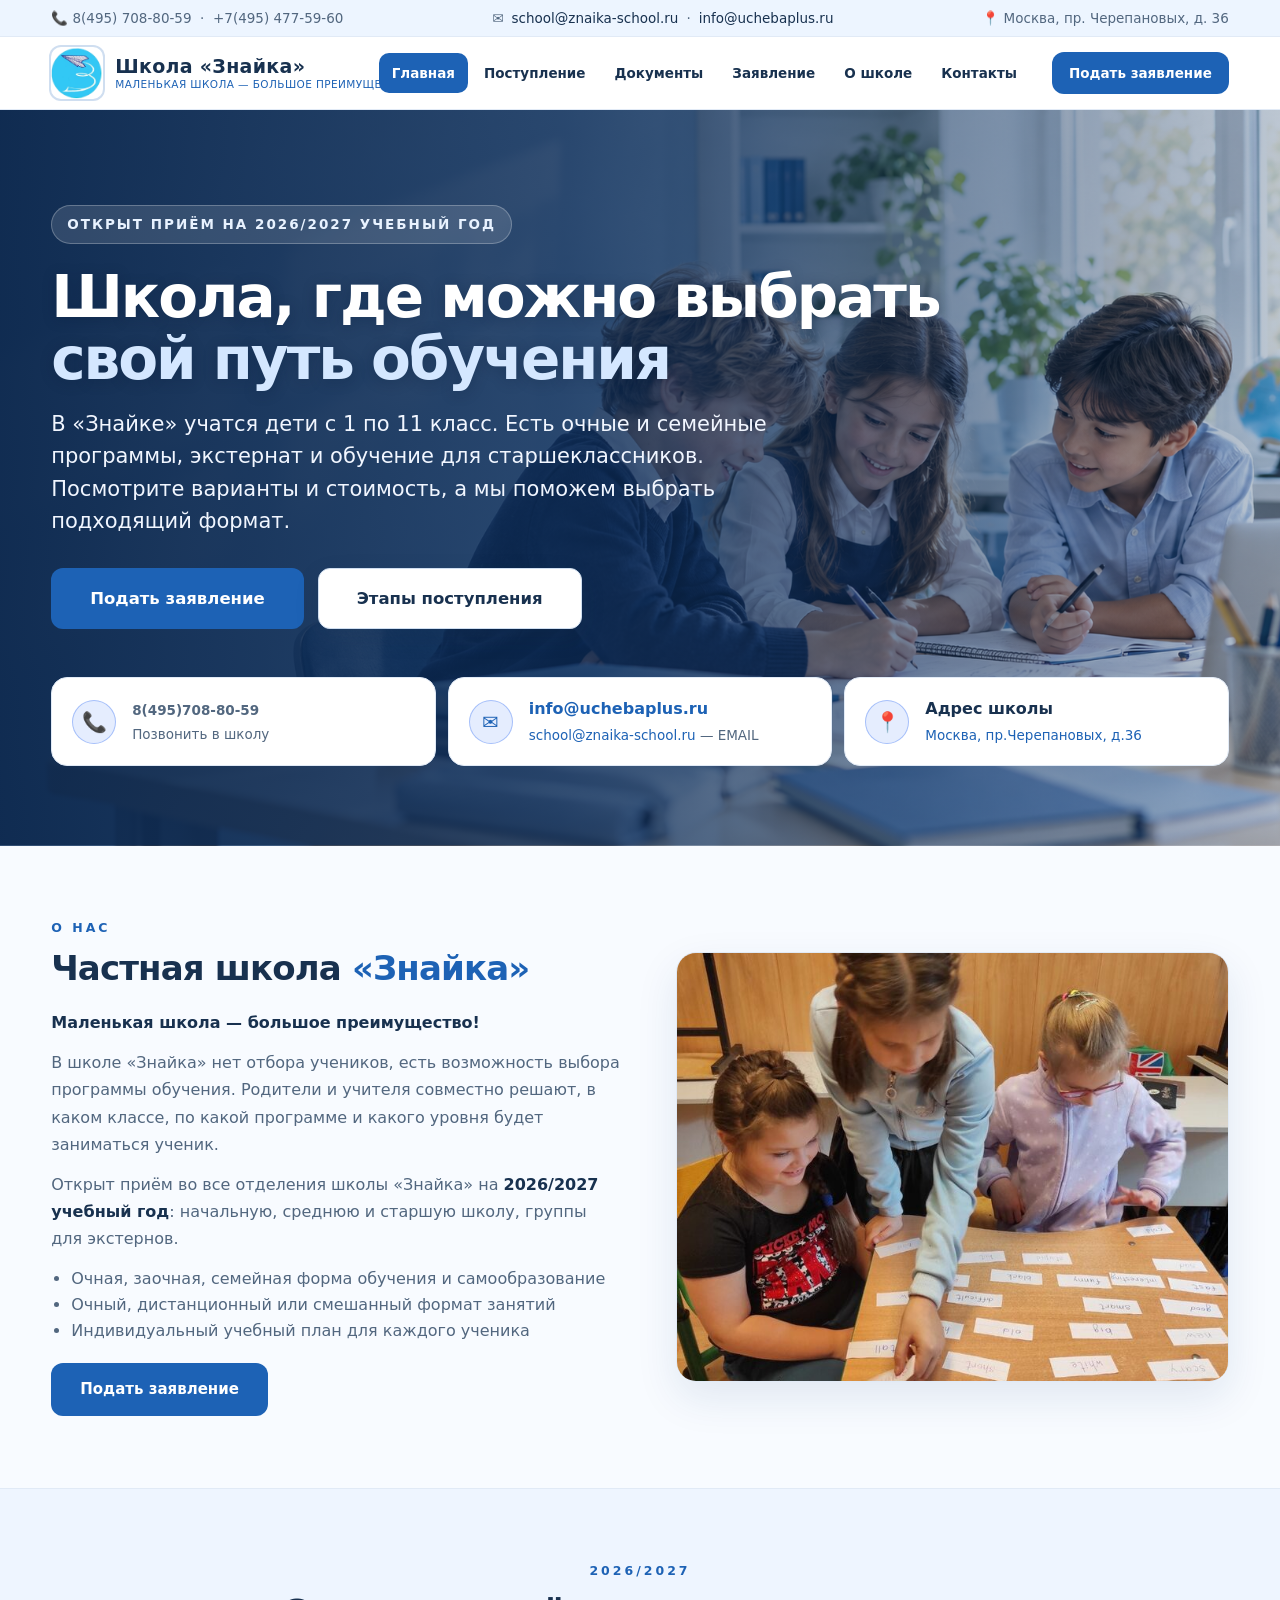
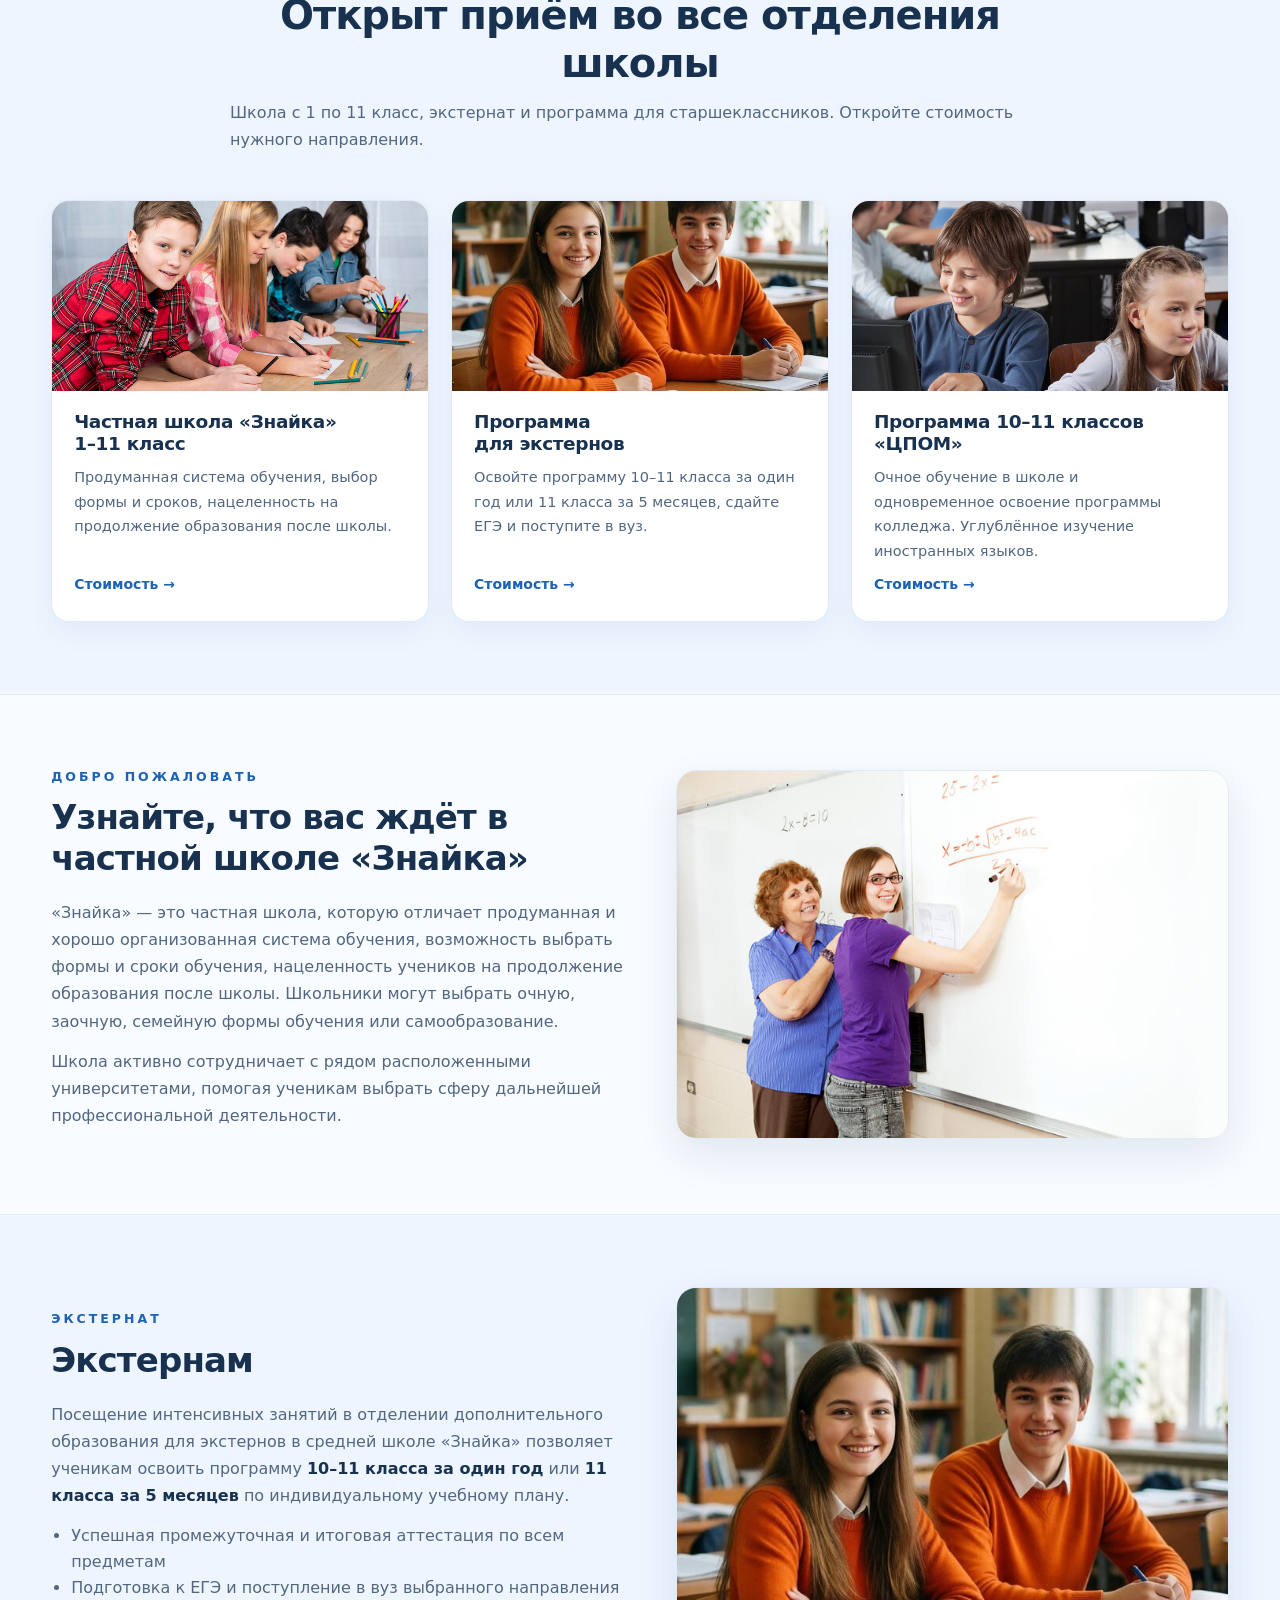
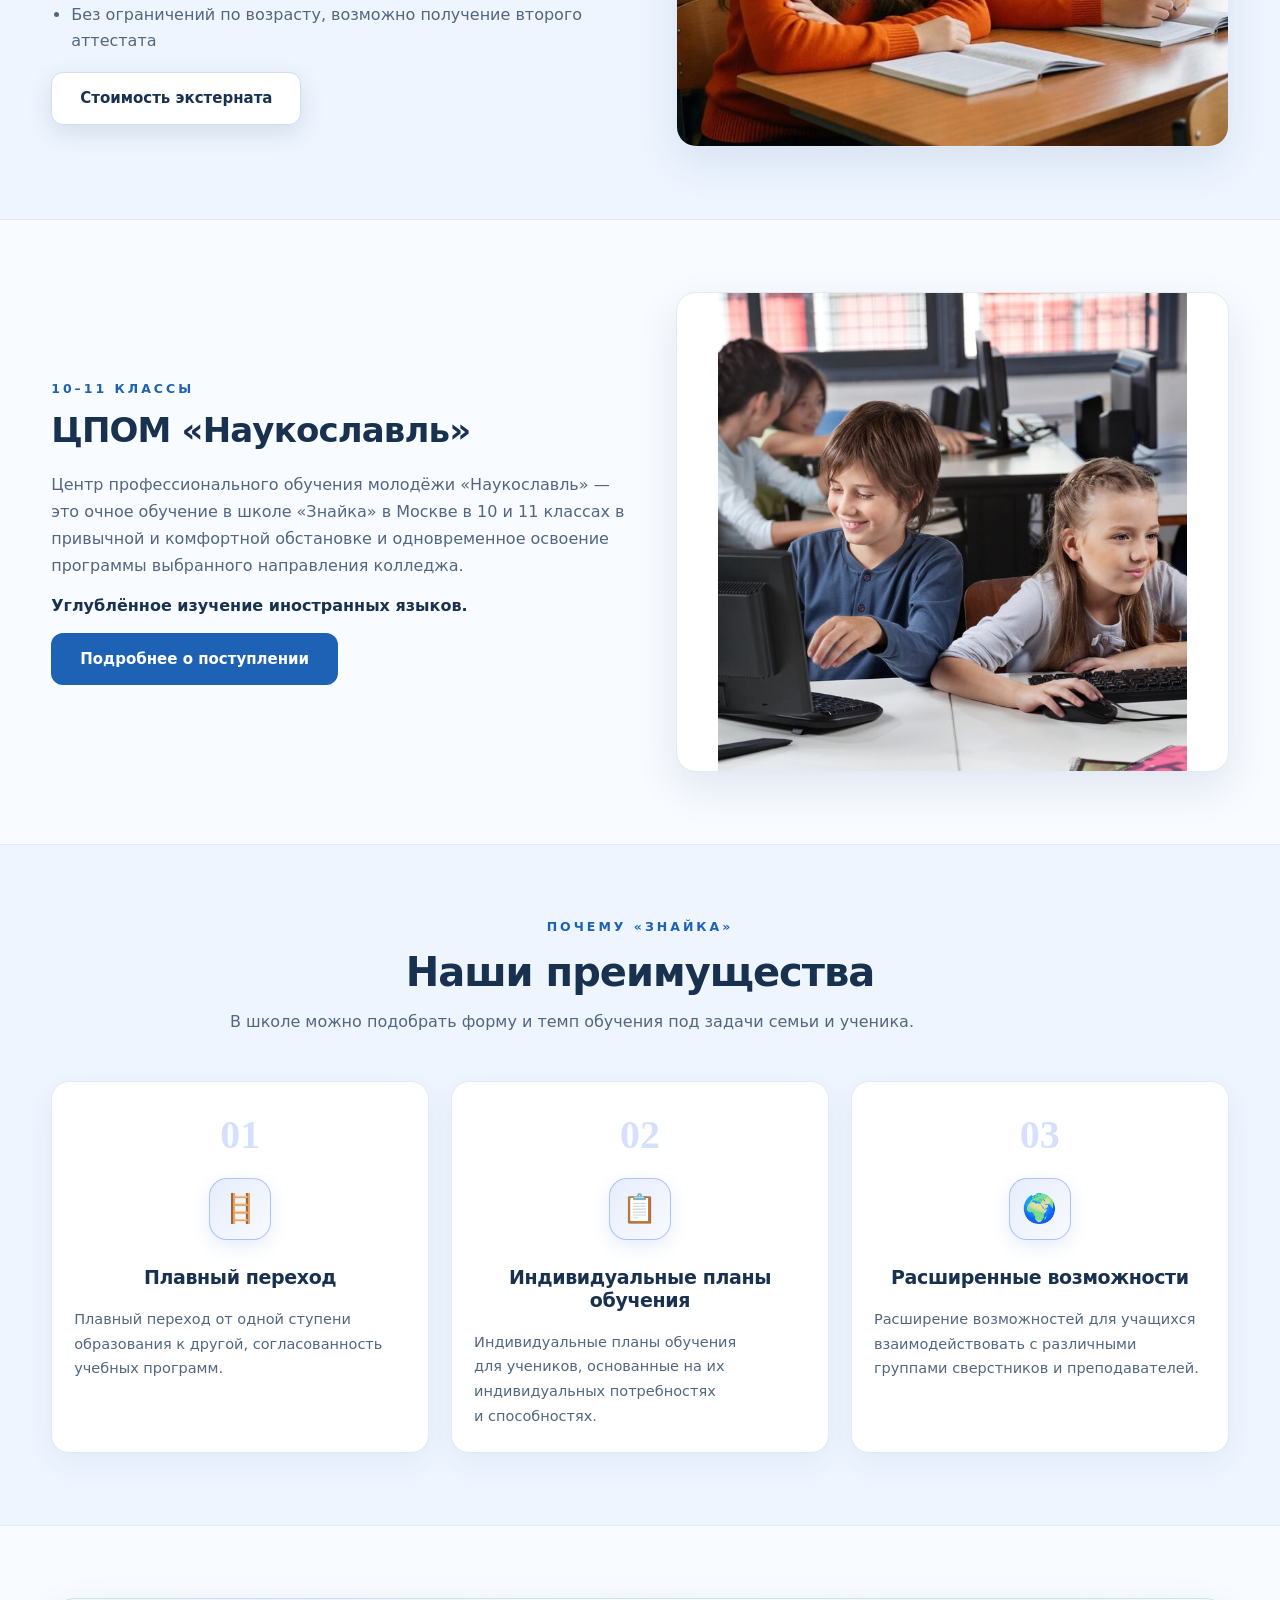
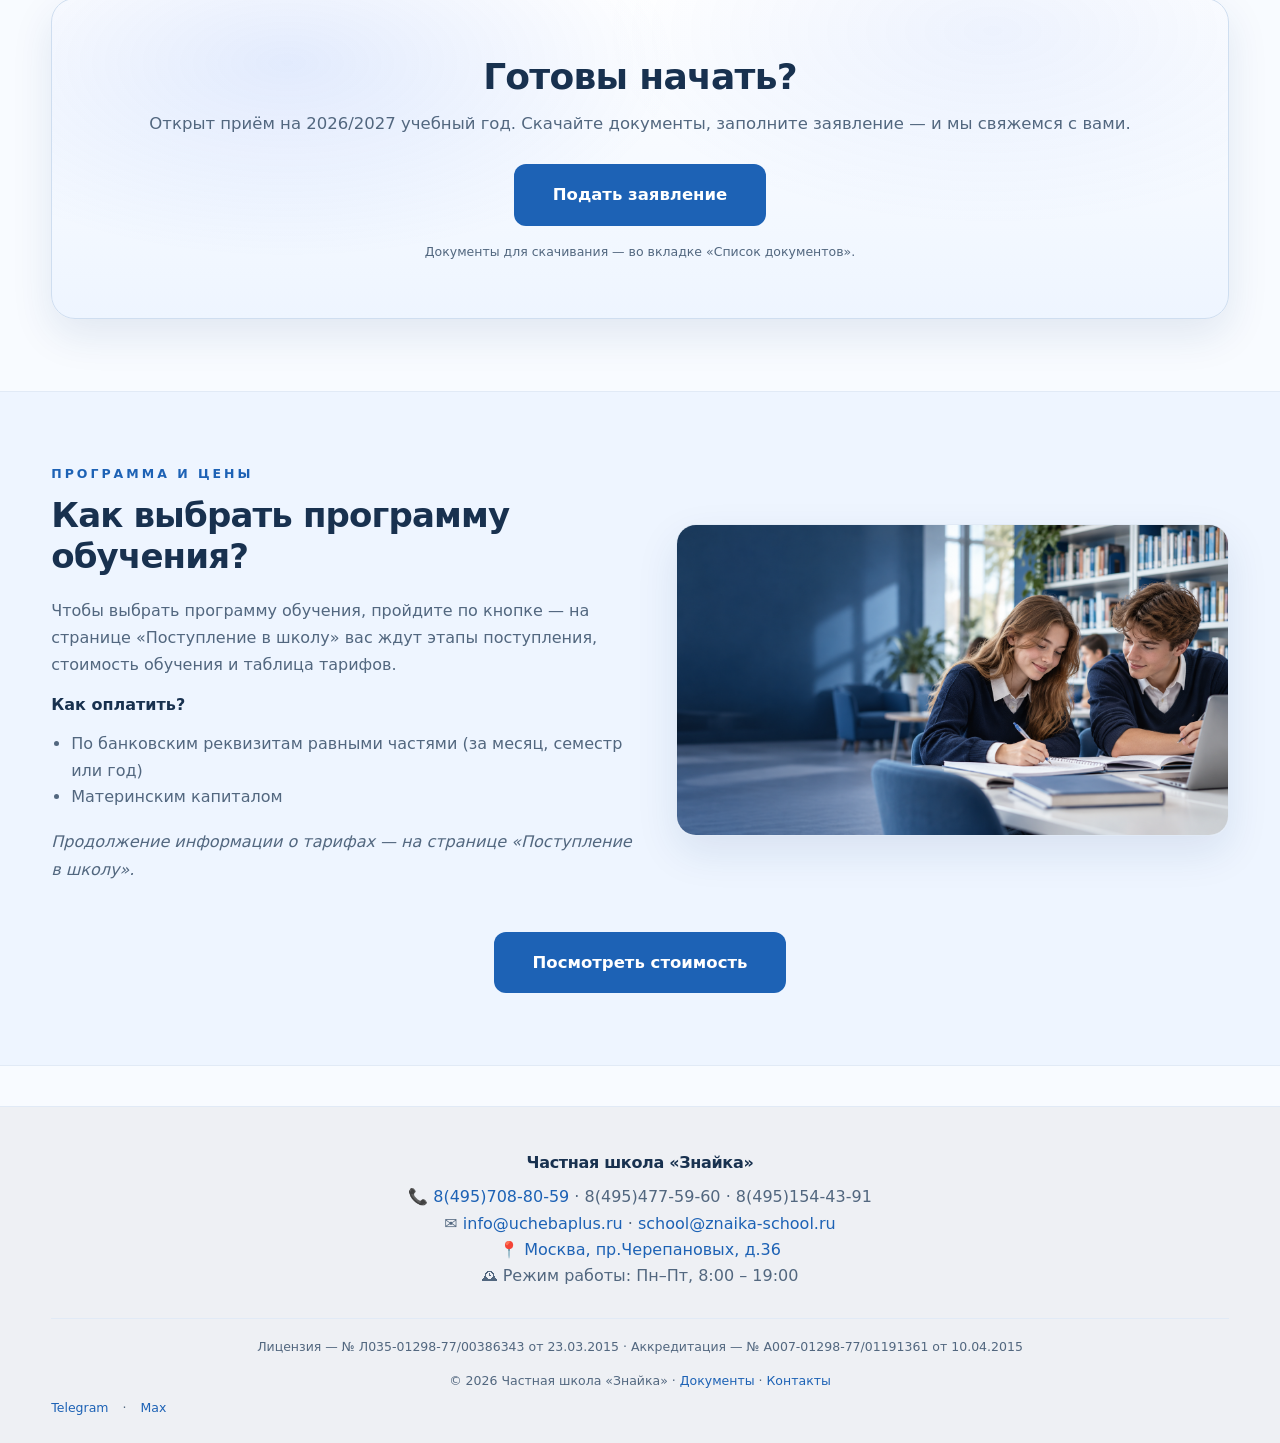
<file: index.html>
<!DOCTYPE HTML PUBLIC "-//W3C//DTD HTML 4.01//EN" "http://www.w3.org/TR/html4/strict.dtd">
<html lang="ru">
<head>
  <meta http-equiv="content-type" content="text/html; charset=utf-8">
  <meta name="viewport" content="width=device-width, initial-scale=1.0">
  <title>Главная — Частная школа «Знайка» | Поступление в школу</title>
  <link rel="stylesheet" href="css/jquery-ui.min.css">
  <link rel="stylesheet" href="css/style.css?v=20261021">
</head>
<body class="refresh page-home">

  <!-- ======= Верхняя панель ======= -->
  <div class="topbar">
    <div class="wrap">
      <span class="tb-item">📞 8(495) 708-80-59 &nbsp;·&nbsp; +7(495) 477-59-60</span>
      <span class="tb-item">✉ <a href="mailto:school@znaika-school.ru">school@znaika-school.ru</a> · <a href="mailto:info@uchebaplus.ru">info@uchebaplus.ru</a></span>
      <span class="tb-item">📍 Москва, пр. Черепановых, д. 36</span>
    </div>
  </div>

  <!-- ======= Шапка ======= -->
  <header class="site-header" id="siteHeader">
    <div class="wrap header-main">
      <a class="logo" href="index.html" title="На главную">
        <img src="img/01__.png" alt="Логотип Школы «Знайка»">
        <span class="logo-text">Школа «Знайка»<small>Маленькая школа — большое преимущество</small></span>
      </a>
      <nav class="main-nav" id="mainNav">
        <ul class="nav-list">
          <li class="active"><a href="index.html">Главная</a></li>
          <li><a href="postuplenie.html">Поступление</a></li>
          <li><a href="dokumenty.html">Документы</a></li>
          <li><a href="zayavlenie.html">Заявление</a></li>
          <li><a href="o-shkole.html">О школе</a></li>
          <li><a href="kontakty.html">Контакты</a></li>
        </ul>
      </nav>
      <div class="header-cta">
        <a href="zayavlenie.html" class="btn btn-accent btn-sm">Подать заявление</a>
      </div>
      <button class="nav-toggle" id="navToggle" aria-label="Открыть меню">☰</button>
    </div>
  </header>

  <!-- ======= HERO: Поступление в школу (объединение с битрикс-сайтом) ======= -->
  <section class="hero">
    <div class="hero-bg hero-bg-home"></div>
    <div class="wrap">
      <span class="kicker">Открыт приём на 2026/2027 учебный год</span>
      <h1>Школа, где можно выбрать <span class="hl">свой путь обучения</span></h1>
      <p class="lead">
        В «Знайке» учатся дети с 1 по 11 класс. Есть очные и семейные программы,
        экстернат и обучение для старшеклассников. Посмотрите варианты и стоимость,
        а мы поможем выбрать подходящий формат.
      </p>
      <div class="hero-actions">
        <a href="zayavlenie.html" class="btn btn-accent btn-lg" title="Заполнить анкету на поступление">Подать заявление</a>
        <a href="postuplenie.html" class="btn btn-outline btn-lg">Этапы поступления</a>
      </div>
      <div class="hero-contact-cards">
        <div class="contact-card" title="Телефон школы: 8(495)708-80-59">
          <span class="ic">📞</span>
          <div>
            <b><span class="copy-phone" title="Нажмите, чтобы скопировать">8(495)708-80-59</span></b>
            <span>Позвонить в школу</span>
          </div>
        </div>
        <div class="contact-card" title="EMAIL школы: info@uchebaplus.ru, school@znaika-school.ru">
          <span class="ic">✉</span>
          <div>
            <b title="EMAIL школы: info@uchebaplus.ru, school@znaika-school.ru"><a href="mailto:info@uchebaplus.ru">info@uchebaplus.ru</a></b>
            <span><a href="mailto:school@znaika-school.ru">school@znaika-school.ru</a> — EMAIL</span>
          </div>
        </div>
        <div class="contact-card" title="Адрес: Москва, пр.Черепановых, д.36">
          <span class="ic">📍</span>
          <div>
            <b>Адрес школы</b>
            <span><a class="map-link" href="https://yandex.ru/maps/?text=%D0%9C%D0%BE%D1%81%D0%BA%D0%B2%D0%B0%2C%20%D0%BF%D1%80.%D0%A7%D0%B5%D1%80%D0%B5%D0%BF%D0%B0%D0%BD%D0%BE%D0%B2%D1%8B%D1%85%2C%20%D0%B436" target="_blank" rel="noopener" title="Открыть на Яндекс Картах">Москва, пр.Черепановых, д.36</a></span>
          </div>
        </div>
      </div>
    </div>
  </section>

  <!-- ======= Частная школа «Знайка» ======= -->
  <section id="about">
    <div class="wrap split">
      <div class="split-text">
        <div class="sec-head" style="text-align:left; margin:0 0 20px;">
          <span class="tag">О нас</span>
          <h2>Частная школа <span class="hl">«Знайка»</span></h2>
        </div>
        <p><strong>Маленькая школа — большое преимущество!</strong></p>
        <p>
          В школе «Знайка» нет отбора учеников, есть возможность выбора программы обучения.
          Родители и учителя совместно решают, в каком классе, по какой программе и какого уровня
          будет заниматься ученик.
        </p>
        <p>
          Открыт приём во все отделения школы «Знайка» на <strong>2026/2027 учебный год</strong>:
          начальную, среднюю и старшую школу, группы для экстернов.
        </p>
        <ul style="padding-left:20px; color:var(--muted); margin-bottom:18px;">
          <li>Очная, заочная, семейная форма обучения и самообразование</li>
          <li>Очный, дистанционный или смешанный формат занятий</li>
          <li>Индивидуальный учебный план для каждого ученика</li>
        </ul>
        <a href="zayavlenie.html" class="btn btn-accent">Подать заявление</a>
      </div>
      <div class="split-img">
        <img src="img/08_63fc8ef4799f80647d45.jpg" alt="Занятие с учениками за общим столом" style="max-height:430px;">
      </div>
    </div>
  </section>

  <!-- ======= Ступени обучения ======= -->
  <section class="section-alt">
    <div class="wrap">
      <div class="sec-head">
        <span class="tag">2026/2027</span>
        <h2>Открыт приём во все отделения школы</h2>
        <p>Школа с 1 по 11 класс, экстернат и программа для старшеклассников. Откройте стоимость нужного направления.</p>
      </div>
      <div class="grid-3 program-grid">
        <div class="step-card reveal">
          <div class="sc-img"><img src="img/20_63fc929c0c4fa6d838a4.jpg" alt="Школьники выполняют задания на занятии"></div>
          <div class="sc-body">
            <h3>Частная школа «Знайка»<br>1–11 класс</h3>
            <p>Продуманная система обучения, выбор формы и сроков, нацеленность на продолжение образования после школы.</p>
            <a class="arrow" href="postuplenie.html#price-school">Стоимость →</a>
          </div>
        </div>
        <div class="step-card reveal">
          <div class="sc-img"><img src="img/17_b10koWLDyw6mwy63iI1v.jpg" alt="Старшеклассники на занятии"></div>
          <div class="sc-body">
            <h3>Программа<br>для экстернов</h3>
            <p>Освойте программу 10–11 класса за один год или 11 класса за 5 месяцев, сдайте ЕГЭ и поступите в вуз.</p>
            <a class="arrow" href="postuplenie.html#price-extern">Стоимость →</a>
          </div>
        </div>
        <div class="step-card reveal">
          <div class="sc-img"><img src="img/03_63fc9250c834f6e7db75.jpg" alt="Ученики работают за компьютерами"></div>
          <div class="sc-body">
            <h3>Программа 10–11 классов<br>«ЦПОМ»</h3>
            <p>Очное обучение в школе и одновременное освоение программы колледжа. Углублённое изучение иностранных языков.</p>
            <a class="arrow" href="postuplenie.html#price-cpom">Стоимость →</a>
          </div>
        </div>
      </div>
    </div>
  </section>

  <!-- ======= Добро пожаловать + статистика ======= -->
  <section>
    <div class="wrap split rev">
      <div class="split-text">
        <div class="sec-head" style="text-align:left; margin:0 0 20px;">
          <span class="tag">Добро пожаловать</span>
          <h2>Узнайте, что вас ждёт в частной школе «Знайка»</h2>
        </div>
        <p>
          «Знайка» — это частная школа, которую отличает продуманная и хорошо организованная система обучения,
          возможность выбрать формы и сроки обучения, нацеленность учеников на продолжение образования после школы.
          Школьники могут выбрать очную, заочную, семейную формы обучения или самообразование.
        </p>
        <p>
          Школа активно сотрудничает с рядом расположенными университетами, помогая ученикам выбрать
          сферу дальнейшей профессиональной деятельности.
        </p>
      </div>
      <div class="split-img">
        <img src="img/06_63fc92501866420b0f84.jpg" alt="Занятие у доски">
      </div>
    </div>

  </section>

  <!-- ======= Экстернам ======= -->
  <section class="section-alt">
    <div class="wrap split">
      <div class="split-text">
        <div class="sec-head" style="text-align:left; margin:0 0 20px;">
          <span class="tag">Экстернат</span>
          <h2>Экстернам</h2>
        </div>
        <p>
          Посещение интенсивных занятий в отделении дополнительного образования для экстернов в средней школе
          «Знайка» позволяет ученикам освоить программу <strong>10–11 класса за один год</strong> или
          <strong>11 класса за 5 месяцев</strong> по индивидуальному учебному плану.
        </p>
        <ul style="padding-left:20px; color:var(--muted); margin-bottom:18px;">
          <li>Успешная промежуточная и итоговая аттестация по всем предметам</li>
          <li>Подготовка к ЕГЭ и поступление в вуз выбранного направления</li>
          <li>Без ограничений по возрасту, возможно получение второго аттестата</li>
        </ul>
        <a href="postuplenie.html#price-extern" class="btn btn-outline">Стоимость экстерната</a>
      </div>
      <div class="split-img">
        <img src="img/17_b10koWLDyw6mwy63iI1v.jpg" alt="Подростки вместе занимаются в школьной библиотеке" style="max-height:460px;">
      </div>
    </div>
  </section>

  <!-- ======= ЦПОМ ======= -->
  <section>
    <div class="wrap split rev">
      <div class="split-text">
        <div class="sec-head" style="text-align:left; margin:0 0 20px;">
          <span class="tag">10–11 классы</span>
          <h2>ЦПОМ «Наукославль»</h2>
        </div>
        <p>
          Центр профессионального обучения молодёжи «Наукославль» — это очное обучение в школе «Знайка» в Москве
          в 10 и 11 классах в привычной и комфортной обстановке и одновременное освоение программы выбранного
          направления колледжа.
        </p>
        <p><strong>Углублённое изучение иностранных языков.</strong></p>
        <a href="postuplenie.html" class="btn btn-blue">Подробнее о поступлении</a>
      </div>
      <div class="split-img">
        <img src="img/03_63fc9250c834f6e7db75.jpg" alt="Ученики работают за компьютерами" style="object-fit:contain; background:#fff; max-height:480px;">
      </div>
    </div>
  </section>

  <!-- ======= Наши преимущества ======= -->
  <section class="section-alt">
    <div class="wrap">
      <div class="sec-head">
        <span class="tag">Почему «Знайка»</span>
        <h2>Наши преимущества</h2>
        <p>В школе можно подобрать форму и темп обучения под задачи семьи и ученика.</p>
      </div>
      <div class="grid-3">
        <div class="adv step-card">
          <div class="sc-body">
            <span class="num-adv">01</span>
            <span class="adv-ic">🪜</span>
            <h3>Плавный переход</h3>
            <p>Плавный переход от одной ступени образования к другой, согласованность учебных программ.</p>
          </div>
        </div>
        <div class="adv step-card">
          <div class="sc-body">
            <span class="num-adv">02</span>
            <span class="adv-ic">📋</span>
            <h3>Индивидуальные планы обучения</h3>
            <p>Индивидуальные планы обучения для учеников, основанные на их индивидуальных потребностях и способностях.</p>
          </div>
        </div>
        <div class="adv step-card">
          <div class="sc-body">
            <span class="num-adv">03</span>
            <span class="adv-ic">🌍</span>
            <h3>Расширенные возможности</h3>
            <p>Расширение возможностей для учащихся взаимодействовать с различными группами сверстников и преподавателей.</p>
          </div>
        </div>
      </div>
    </div>
  </section>

  <!-- ======= ГОТОВЫ НАЧАТЬ ======= -->
  <section>
    <div class="wrap">
      <div class="cta">
        <h2>Готовы начать?</h2>
        <p>Открыт приём на 2026/2027 учебный год. Скачайте документы, заполните заявление — и мы свяжемся с вами.</p>
        <a href="zayavlenie.html" class="btn btn-accent btn-lg">Подать заявление</a>
        <span class="note">Документы для скачивания — во вкладке «Список документов».</span>
      </div>
    </div>
  </section>

  <!-- ======= Программа и цены ======= -->
  <section class="section-alt">
    <div class="wrap split">
      <div class="split-text">
        <div class="sec-head" style="text-align:left; margin:0 0 20px;">
          <span class="tag">Программа и цены</span>
          <h2>Как выбрать программу обучения?</h2>
        </div>
        <p>
          Чтобы выбрать программу обучения, пройдите по кнопке — на странице «Поступление в школу»
          вас ждут этапы поступления, стоимость обучения и таблица тарифов.
        </p>
        <p><strong>Как оплатить?</strong></p>
        <ul style="padding-left:20px; color:var(--muted); margin-bottom:18px;">
          <li>По банковским реквизитам равными частями (за месяц, семестр или год)</li>
          <li>Материнским капиталом</li>
        </ul>
        <p>
          <em>Продолжение информации о тарифах — на странице «Поступление в школу».</em>
        </p>
      </div>
      <div class="split-img">
        <img src="img/hero-teens-2026.png" alt="Подростки вместе занимаются в школьной библиотеке" style="max-height:420px;">
      </div>
    </div>
    <div class="wrap" style="text-align:center; margin-top:36px;">
      <a href="postuplenie.html#stoimost" class="btn btn-accent btn-lg">Посмотреть стоимость</a>
    </div>
  </section>

  <!-- ======= Подвал ======= -->
  <footer class="site-footer">
    <div class="wrap">

      <div class="footer-grid footer-grid--center" itemscope itemtype="http://schema.org/Organization">
        <div class="footer-contacts">
          <h4><span itemprop="name">Частная школа «Знайка»</span></h4>
          <p>&#128222; <a href="tel:+74957088059" class="copy-phone" title="Нажмите, чтобы скопировать">8(495)708-80-59</a> &middot; 8(495)477-59-60 &middot; 8(495)154-43-91</p>
          <p>&#9993; <a href="mailto:info@uchebaplus.ru">info@uchebaplus.ru</a> &middot; <a href="mailto:school@znaika-school.ru">school@znaika-school.ru</a></p>
          <p>&#128205; <a class="map-link" href="https://yandex.ru/maps/?text=%D0%9C%D0%BE%D1%81%D0%BA%D0%B2%D0%B0%2C%20%D0%BF%D1%80.%D0%A7%D0%B5%D1%80%D0%B5%D0%BF%D0%B0%D0%BD%D0%BE%D0%B2%D1%8B%D1%85%2C%20%D0%B436" target="_blank" rel="noopener" title="Открыть на Яндекс Картах">Москва, пр.Черепановых, д.36</a></p>
          <p>&#128368; Режим работы: Пн&ndash;Пт, 8:00 &ndash; 19:00</p>
        </div>
      </div>
      <div class="footer-note">
        <span>Лицензия &mdash; № Л035-01298-77/00386343 от 23.03.2015 &middot; Аккредитация &mdash; № А007-01298-77/01191361 от 10.04.2015</span>
        <span class="footer-copy">&copy; 2026 Частная школа «Знайка» &middot; <a href="dokumenty.html">Документы</a> &middot; <a href="kontakty.html">Контакты</a></span>
        <span class="footer-social"><a href="https://t.me/school_znaika" target="_blank" rel="noopener" title="Телеграм-канал">Telegram</a> &middot; <a href="https://max.ru/join/j9GE8FQjK9YfW0T2uX1gOa6Np3lDcV7mS4hZrBvPnM2" target="_blank" rel="noopener" title="Мы в MAX">Max</a></span>
      </div>
    </div>
  </footer>

  <script src="js/jquery-3.7.1.min.js"></script>
  <script src="js/jquery-ui.min.js"></script>
  <button class="btn-to-top" id="toTop" title="Наверх" aria-label="Наверх">&#8593;</button>

  

  <script src="js/script.js"></script>
</body>
</html>
</file>
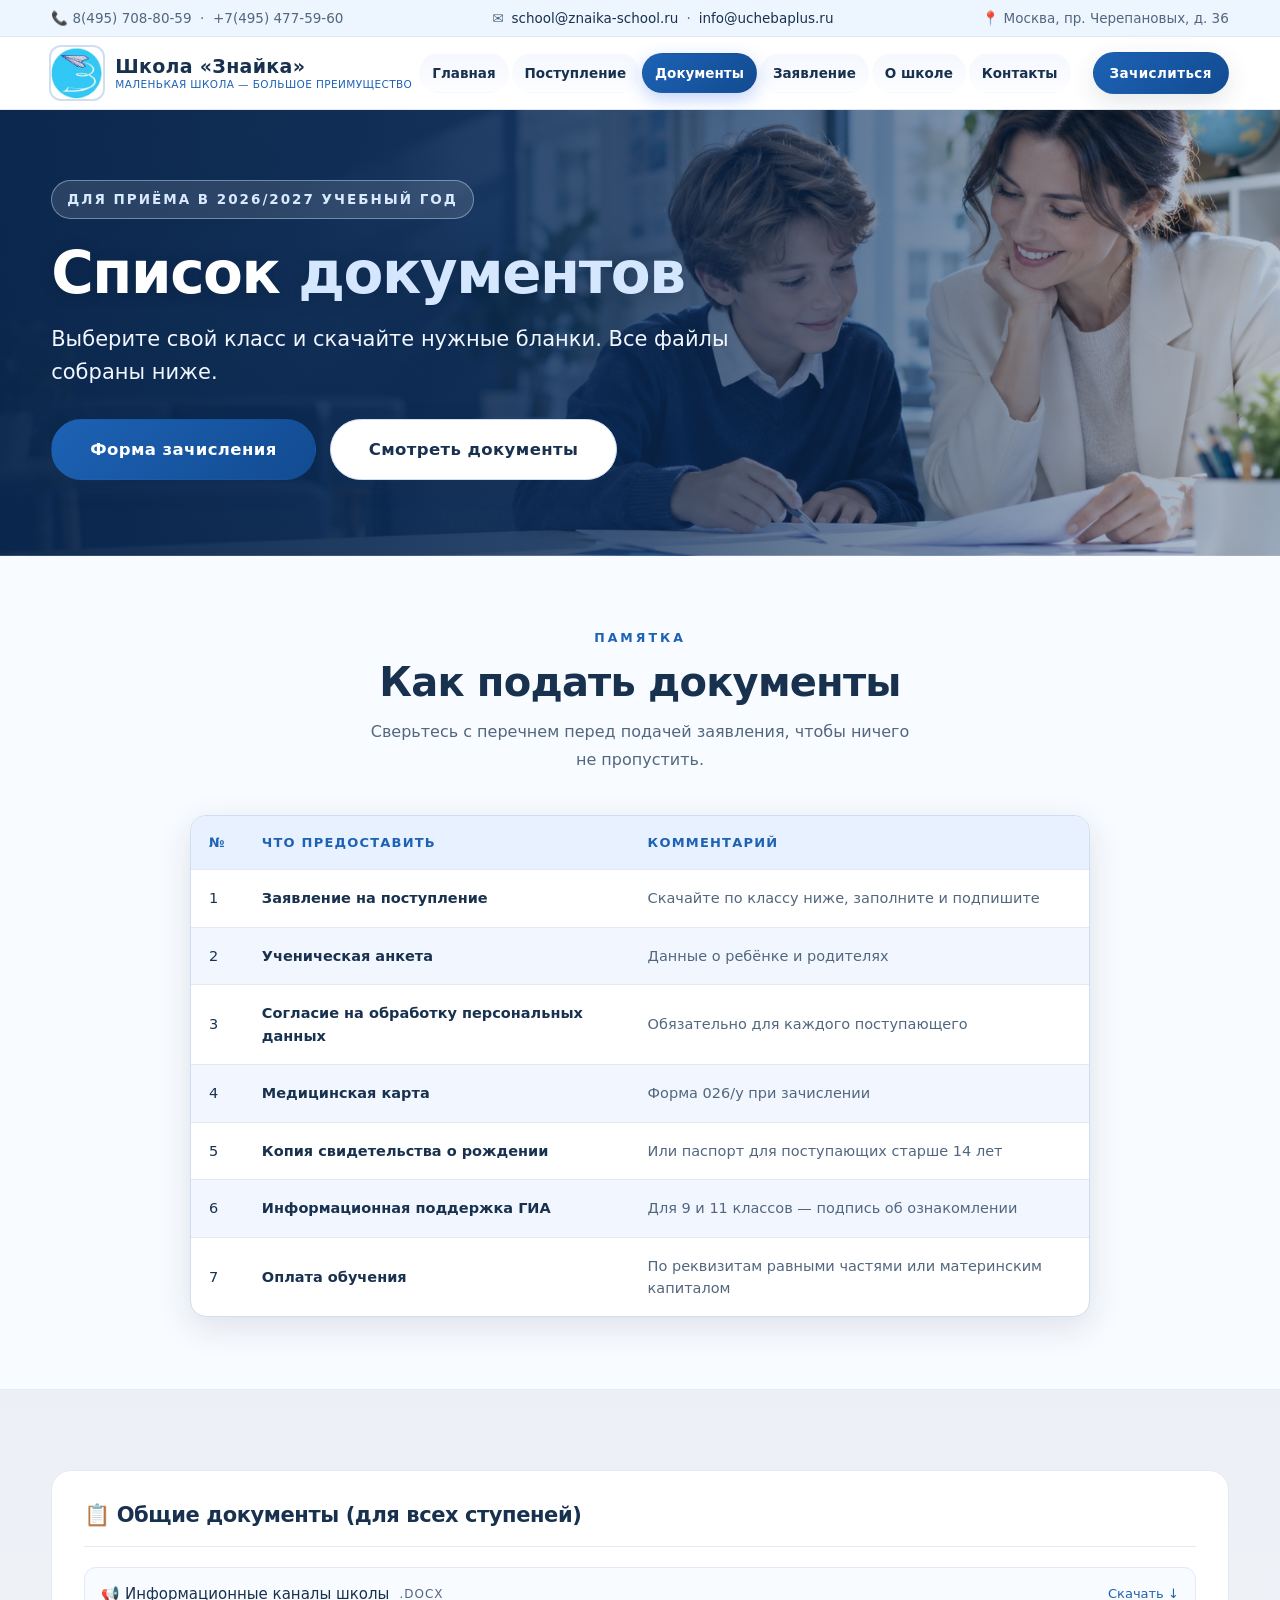
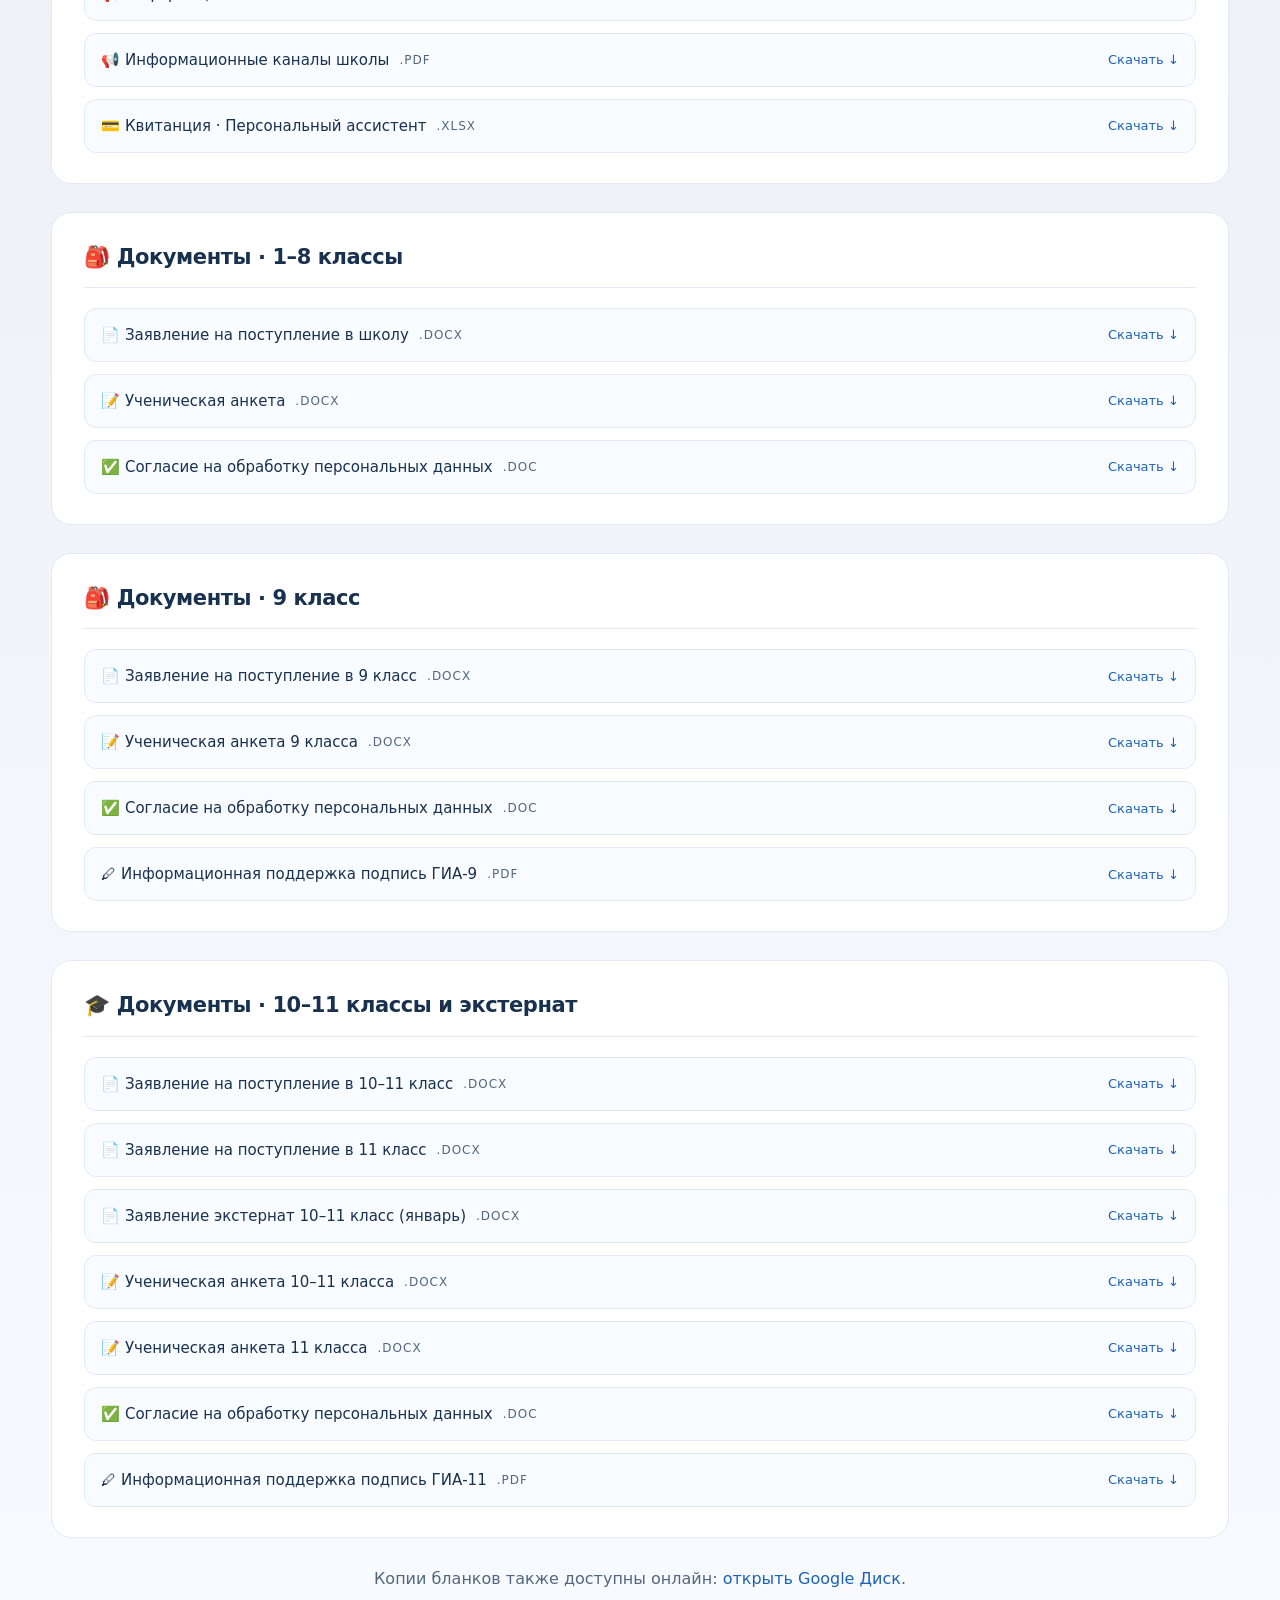
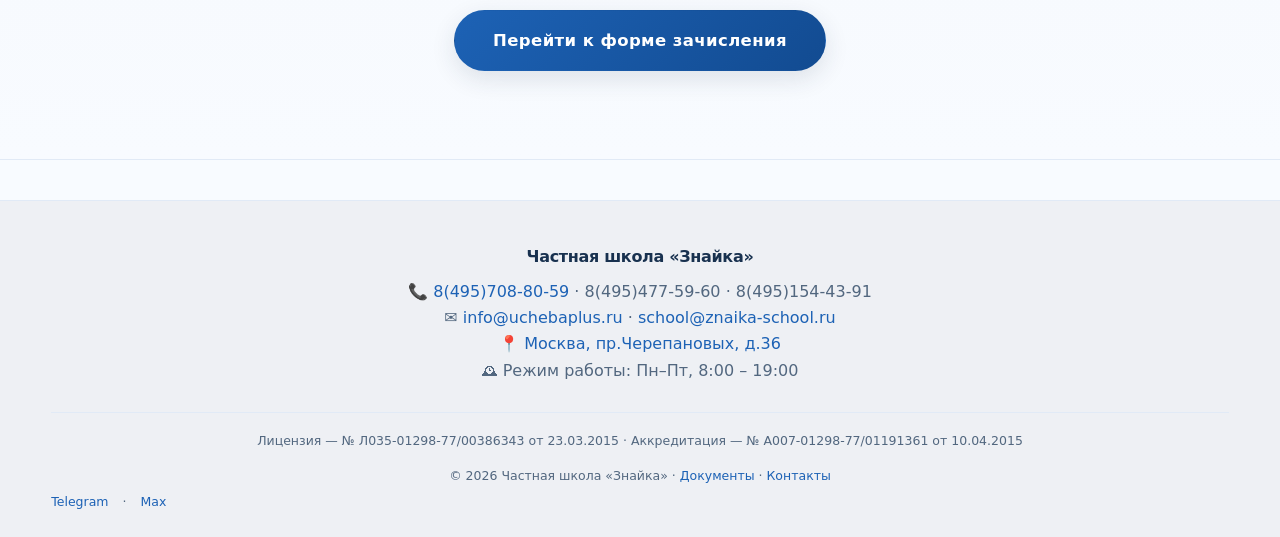
<file: dokumenty.html>
<!DOCTYPE HTML PUBLIC "-//W3C//DTD HTML 4.01//EN" "http://www.w3.org/TR/html4/strict.dtd">
<html lang="ru">
<head>
  <meta http-equiv="content-type" content="text/html; charset=utf-8">
  <meta name="viewport" content="width=device-width, initial-scale=1.0">
  <title>Список документов — Частная школа «Знайка»</title>
  <link rel="stylesheet" href="css/jquery-ui.min.css">
  <link rel="stylesheet" href="css/style.css?v=20261021-layout">
</head>
<body class="page-documents">

  <!-- Верхняя панель -->
  <div class="topbar">
    <div class="wrap">
      <span class="tb-item">📞 8(495) 708-80-59 &nbsp;·&nbsp; +7(495) 477-59-60</span>
      <span class="tb-item">✉ <a href="mailto:school@znaika-school.ru">school@znaika-school.ru</a> · <a href="mailto:info@uchebaplus.ru">info@uchebaplus.ru</a></span>
      <span class="tb-item">📍 Москва, пр. Черепановых, д. 36</span>
    </div>
  </div>

  <!-- Шапка -->
  <header class="site-header" id="siteHeader">
    <div class="wrap header-main">
      <a class="logo" href="index.html" title="На главную">
        <img src="img/01__.png" alt="Логотип Школы «Знайка»">
        <span class="logo-text">Школа «Знайка»<small>Маленькая школа — большое преимущество</small></span>
      </a>
      <nav class="main-nav" id="mainNav">
        <ul class="nav-list">
          <li><a href="index.html">Главная</a></li>
          <li><a href="postuplenie.html">Поступление</a></li>
          <li class="active"><a href="dokumenty.html">Документы</a></li>
          <li><a href="zayavlenie.html">Заявление</a></li>
          <li><a href="o-shkole.html">О школе</a></li>
          <li><a href="kontakty.html">Контакты</a></li>
        </ul>
      </nav>
      <div class="header-cta">
        <a href="zayavlenie.html" class="btn btn-accent btn-sm">Зачислиться</a>
      </div>
      <button class="nav-toggle" id="navToggle" aria-label="Открыть меню">☰</button>
    </div>
  </header>

  <!-- Hero -->
  <section class="hero" style="padding:90px 0 100px;">
    <div class="hero-bg"></div>
    <div class="wrap">
      <span class="kicker">Для приёма в 2026/2027 учебный год</span>
      <h1>Список <span class="hl">документов</span></h1>
      <p class="lead">Выберите свой класс и скачайте нужные бланки. Все файлы собраны ниже.</p>
      <div class="hero-actions">
        <a href="zayavlenie.html" class="btn btn-accent btn-lg">Форма зачисления</a>
        <a href="#obshie" class="btn btn-outline btn-lg">Смотреть документы</a>
      </div>
    </div>
  </section>

  <!-- Памятка -->
  <section>
    <div class="wrap">
      <div class="sec-head">
        <span class="tag">Памятка</span>
        <h2>Как подать документы</h2>
        <p>Сверьтесь с перечнем перед подачей заявления, чтобы ничего не пропустить.</p>
      </div>
      <div style="max-width:900px; margin:0 auto;">
        <div class="table-wrap">
          <table class="price">
            <thead>
              <tr>
                <th>№</th>
                <th>Что предоставить</th>
                <th class="dim">Комментарий</th>
              </tr>
            </thead>
            <tbody>
              <tr><td>1</td><td><strong>Заявление на поступление</strong></td><td class="dim">Скачайте по классу ниже, заполните и подпишите</td></tr>
              <tr><td>2</td><td><strong>Ученическая анкета</strong></td><td class="dim">Данные о ребёнке и родителях</td></tr>
              <tr><td>3</td><td><strong>Согласие на обработку персональных данных</strong></td><td class="dim">Обязательно для каждого поступающего</td></tr>
              <tr><td>4</td><td><strong>Медицинская карта</strong></td><td class="dim">Форма 026/у при зачислении</td></tr>
              <tr><td>5</td><td><strong>Копия свидетельства о рождении</strong></td><td class="dim">Или паспорт для поступающих старше 14 лет</td></tr>
              <tr><td>6</td><td><strong>Информационная поддержка ГИА</strong></td><td class="dim">Для 9 и 11 классов — подпись об ознакомлении</td></tr>
              <tr><td>7</td><td><strong>Оплата обучения</strong></td><td class="dim">По реквизитам равными частями или материнским капиталом</td></tr>
            </tbody>
          </table>
        </div>
      </div>
    </div>
  </section>

  <!-- Документы к скачиванию -->
  <section class="section-alt" id="obshie">
    <div class="wrap">

      <!-- Общие документы -->
      <div class="doc-group">
        <h3>📋 Общие документы (для всех ступеней)</h3>
        <ul class="doc-list">
          <li>
            <a href="documents/%D0%98%D0%BD%D1%84%D0%BE%D1%80%D0%BC%D0%B0%D1%86%D0%B8%D0%BE%D0%BD%D0%BD%D1%8B%D0%B5_%D0%BA%D0%B0%D0%BD%D0%B0%D0%BB%D1%8B_%D1%88%D0%BA%D0%BE%D0%BB%D1%8B.docx">
              📢 Информационные каналы школы <span class="ext">.docx</span> <span class="dl">Скачать ↓</span>
            </a>
          </li>
          <li>
            <a href="documents/%D0%98%D0%BD%D1%84%D0%BE%D1%80%D0%BC%D0%B0%D1%86%D0%B8%D0%BE%D0%BD%D0%BD%D1%8B%D0%B5_%D0%BA%D0%B0%D0%BD%D0%B0%D0%BB%D1%8B_%D1%88%D0%BA%D0%BE%D0%BB%D1%8B.pdf">
              📢 Информационные каналы школы <span class="ext">.pdf</span> <span class="dl">Скачать ↓</span>
            </a>
          </li>
          <li>
            <a href="documents/%D0%9A%D0%B2%D0%B8%D1%82%D0%B0%D0%BD%D1%86%D0%B8%D1%8F.%D0%9F%D0%B5%D1%80%D1%81%D0%BE%D0%BD%D0%B0%D0%BB%D1%8C%D0%BD%D1%8B%D0%B9%20%D0%B0%D1%81%D1%81%D0%B8%D1%81%D1%82%D0%B5%D0%BD%D1%82..xlsx">
              💳 Квитанция · Персональный ассистент <span class="ext">.xlsx</span> <span class="dl">Скачать ↓</span>
            </a>
          </li>
        </ul>
      </div>

      <!-- 1-8 классы -->
      <div class="doc-group">
        <h3>🎒 Документы · 1–8 классы</h3>
        <ul class="doc-list">
          <li>
            <a href="documents/%D0%94%D0%BE%D0%BA%D1%83%D0%BC%D0%B5%D0%BD%D1%82%D1%8B%20%D0%94%D1%80%D1%83%D0%B3%D0%B8%D0%B5%20%D0%BA%D0%BB%D0%B0%D1%81%D1%81%D1%8B/%D0%97%D0%B0%D1%8F%D0%B2%D0%BB%D0%B5%D0%BD%D0%B8%D0%B5%2026-27.docx">
              📄 Заявление на поступление в школу <span class="ext">.docx</span> <span class="dl">Скачать ↓</span>
            </a>
          </li>
          <li>
            <a href="documents/%D0%94%D0%BE%D0%BA%D1%83%D0%BC%D0%B5%D0%BD%D1%82%D1%8B%20%D0%94%D1%80%D1%83%D0%B3%D0%B8%D0%B5%20%D0%BA%D0%BB%D0%B0%D1%81%D1%81%D1%8B/%D0%A3%D0%A7%D0%95%D0%9D%D0%98%D0%A7%D0%95%D0%A1%D0%9A%D0%90%D0%AF%20%D0%90%D0%9D%D0%9A%D0%95%D0%A2%D0%90_2026-27.docx">
              📝 Ученическая анкета <span class="ext">.docx</span> <span class="dl">Скачать ↓</span>
            </a>
          </li>
          <li>
            <a href="documents/%D0%94%D0%BE%D0%BA%D1%83%D0%BC%D0%B5%D0%BD%D1%82%D1%8B%20%D0%94%D1%80%D1%83%D0%B3%D0%B8%D0%B5%20%D0%BA%D0%BB%D0%B0%D1%81%D1%81%D1%8B/%D0%A1%D0%BE%D0%B3%D0%BB%D0%B0%D1%81%D0%B8%D0%B5%20%D0%BD%D0%B0%20%D0%BE%D0%B1%D1%80.doc">
              ✅ Согласие на обработку персональных данных <span class="ext">.doc</span> <span class="dl">Скачать ↓</span>
            </a>
          </li>
        </ul>
      </div>

      <!-- 9 класс -->
      <div class="doc-group">
        <h3>🎒 Документы · 9 класс</h3>
        <ul class="doc-list">
          <li>
            <a href="documents/%D0%94%D0%BE%D0%BA%D1%83%D0%BC%D0%B5%D0%BD%D1%82%D1%8B%209%20%D0%BA%D0%BB%D0%B0%D1%81%D1%81/%D0%97%D0%B0%D1%8F%D0%B2%D0%BB%D0%B5%D0%BD%D0%B8%D0%B5%209%20%D0%BA%D0%BB%D0%B0%D1%81%D1%81%2026-27.docx">
              📄 Заявление на поступление в 9 класс <span class="ext">.docx</span> <span class="dl">Скачать ↓</span>
            </a>
          </li>
          <li>
            <a href="documents/%D0%94%D0%BE%D0%BA%D1%83%D0%BC%D0%B5%D0%BD%D1%82%D1%8B%209%20%D0%BA%D0%BB%D0%B0%D1%81%D1%81/%D0%A3%D0%A7%D0%95%D0%9D%D0%98%D0%A7%D0%95%D0%A1%D0%9A%D0%90%D0%AF%20%D0%90%D0%9D%D0%9A%D0%95%D0%A2%D0%90_9%20%D0%BA%D0%BB%D0%B0%D1%81%D1%81_2026-27.docx">
              📝 Ученическая анкета 9 класса <span class="ext">.docx</span> <span class="dl">Скачать ↓</span>
            </a>
          </li>
          <li>
            <a href="documents/%D0%94%D0%BE%D0%BA%D1%83%D0%BC%D0%B5%D0%BD%D1%82%D1%8B%209%20%D0%BA%D0%BB%D0%B0%D1%81%D1%81/%D0%A1%D0%BE%D0%B3%D0%BB%D0%B0%D1%81%D0%B8%D0%B5%20%D0%BD%D0%B0%20%D0%BE%D0%B1%D1%80.doc">
              ✅ Согласие на обработку персональных данных <span class="ext">.doc</span> <span class="dl">Скачать ↓</span>
            </a>
          </li>
          <li>
            <a href="documents/%D0%94%D0%BE%D0%BA%D1%83%D0%BC%D0%B5%D0%BD%D1%82%D1%8B%209%20%D0%BA%D0%BB%D0%B0%D1%81%D1%81/%D0%98%D0%BD%D1%84_%D0%BF%D0%BE%D0%B4_%D0%BF%D0%BE%D0%B4%D0%BF%D0%B8%D1%81%D1%8C_%D0%93%D0%98%D0%90-9_26-27.pdf">
              🖊 Информационная поддержка подпись ГИА-9 <span class="ext">.pdf</span> <span class="dl">Скачать ↓</span>
            </a>
          </li>
        </ul>
      </div>

      <!-- 10-11 классы -->
      <div class="doc-group">
        <h3>🎓 Документы · 10–11 классы и экстернат</h3>
        <ul class="doc-list">
          <li>
            <a href="documents/%D0%94%D0%BE%D0%BA%D1%83%D0%BC%D0%B5%D0%BD%D1%82%D1%8B%2011%20%D0%BA%D0%BB%D0%B0%D1%81%D1%81/%D0%97%D0%B0%D1%8F%D0%B2%D0%BB%D0%B5%D0%BD%D0%B8%D0%B5%2010-11%20%D0%BA%D0%BB%D0%B0%D1%81%D1%81%2026-27.docx">
              📄 Заявление на поступление в 10–11 класс <span class="ext">.docx</span> <span class="dl">Скачать ↓</span>
            </a>
          </li>
          <li>
            <a href="documents/%D0%94%D0%BE%D0%BA%D1%83%D0%BC%D0%B5%D0%BD%D1%82%D1%8B%2011%20%D0%BA%D0%BB%D0%B0%D1%81%D1%81/%D0%97%D0%B0%D1%8F%D0%B2%D0%BB%D0%B5%D0%BD%D0%B8%D0%B5%2011%20%D0%BA%D0%BB%D0%B0%D1%81%D1%81%2026-27.docx">
              📄 Заявление на поступление в 11 класс <span class="ext">.docx</span> <span class="dl">Скачать ↓</span>
            </a>
          </li>
          <li>
            <a href="documents/%D0%94%D0%BE%D0%BA%D1%83%D0%BC%D0%B5%D0%BD%D1%82%D1%8B%2011%20%D0%BA%D0%BB%D0%B0%D1%81%D1%81/%D0%97%D0%B0%D1%8F%D0%B2%D0%BB%D0%B5%D0%BD%D0%B8%D0%B5%20%D1%8D%D0%BA%D1%81%D1%82%D0%B5%D1%80%D0%BD%D0%B0%D1%82%2010-11%20%D0%BA%D0%BB%20%20%D0%97%D0%BD%D0%B0%D0%B9%D0%BA%D0%B0%20-%20%D1%8F%D0%BD%D0%B2%D0%B0%D1%80%D1%8C.docx">
              📄 Заявление экстернат 10–11 класс (январь) <span class="ext">.docx</span> <span class="dl">Скачать ↓</span>
            </a>
          </li>
          <li>
            <a href="documents/%D0%94%D0%BE%D0%BA%D1%83%D0%BC%D0%B5%D0%BD%D1%82%D1%8B%2011%20%D0%BA%D0%BB%D0%B0%D1%81%D1%81/%D0%A3%D0%A7%D0%95%D0%9D%D0%98%D0%A7%D0%95%D0%A1%D0%9A%D0%90%D0%AF%20%D0%90%D0%9D%D0%9A%D0%95%D0%A2%D0%90_10-11%20%D0%BA%D0%BB%D0%B0%D1%81%D1%81_2026-27.docx">
              📝 Ученическая анкета 10–11 класса <span class="ext">.docx</span> <span class="dl">Скачать ↓</span>
            </a>
          </li>
          <li>
            <a href="documents/%D0%94%D0%BE%D0%BA%D1%83%D0%BC%D0%B5%D0%BD%D1%82%D1%8B%2011%20%D0%BA%D0%BB%D0%B0%D1%81%D1%81/%D0%A3%D0%A7%D0%95%D0%9D%D0%98%D0%A7%D0%95%D0%A1%D0%9A%D0%90%D0%AF%20%D0%90%D0%9D%D0%9A%D0%95%D0%A2%D0%90_11%20%D0%BA%D0%BB%D0%B0%D1%81%D1%81_2026-27.docx">
              📝 Ученическая анкета 11 класса <span class="ext">.docx</span> <span class="dl">Скачать ↓</span>
            </a>
          </li>
          <li>
            <a href="documents/%D0%94%D0%BE%D0%BA%D1%83%D0%BC%D0%B5%D0%BD%D1%82%D1%8B%2011%20%D0%BA%D0%BB%D0%B0%D1%81%D1%81/%D0%A1%D0%BE%D0%B3%D0%BB%D0%B0%D1%81%D0%B8%D0%B5%20%D0%BD%D0%B0%20%D0%BE%D0%B1%D1%80.doc">
              ✅ Согласие на обработку персональных данных <span class="ext">.doc</span> <span class="dl">Скачать ↓</span>
            </a>
          </li>
          <li>
            <a href="documents/%D0%94%D0%BE%D0%BA%D1%83%D0%BC%D0%B5%D0%BD%D1%82%D1%8B%2011%20%D0%BA%D0%BB%D0%B0%D1%81%D1%81/%D0%98%D0%BD%D1%84_%D0%BF%D0%BE%D0%B4_%D0%BF%D0%BE%D0%B4%D0%BF%D0%B8%D1%81%D1%8C_%D0%93%D0%98%D0%90-11_26-27%20(1).pdf">
              🖊 Информационная поддержка подпись ГИА-11 <span class="ext">.pdf</span> <span class="dl">Скачать ↓</span>
            </a>
          </li>
        </ul>
      </div>

      <div style="text-align:center; margin-top:10px;">
        <p style="color:var(--muted); margin-bottom:18px;">
          Копии бланков также доступны онлайн:
          <a href="https://drive.google.com/drive/folders/1d4S72CVjXWo4HyaDXKHHdLmr58Iu7i8b" target="_blank" rel="noopener">открыть Google Диск</a>.
        </p>
        <a href="zayavlenie.html" class="btn btn-accent btn-lg">Перейти к форме зачисления</a>
      </div>
    </div>
  </section>

  <!-- Подвал -->
  <footer class="site-footer">
    <div class="wrap">

      <div class="footer-grid footer-grid--center" itemscope itemtype="http://schema.org/Organization">
        <div class="footer-contacts">
          <h4><span itemprop="name">Частная школа «Знайка»</span></h4>
          <p>&#128222; <a href="tel:+74957088059" class="copy-phone" title="Нажмите, чтобы скопировать">8(495)708-80-59</a> &middot; 8(495)477-59-60 &middot; 8(495)154-43-91</p>
          <p>&#9993; <a href="mailto:info@uchebaplus.ru">info@uchebaplus.ru</a> &middot; <a href="mailto:school@znaika-school.ru">school@znaika-school.ru</a></p>
          <p>&#128205; <a class="map-link" href="https://yandex.ru/maps/?text=%D0%9C%D0%BE%D1%81%D0%BA%D0%B2%D0%B0%2C%20%D0%BF%D1%80.%D0%A7%D0%B5%D1%80%D0%B5%D0%BF%D0%B0%D0%BD%D0%BE%D0%B2%D1%8B%D1%85%2C%20%D0%B436" target="_blank" rel="noopener" title="Открыть на Яндекс Картах">Москва, пр.Черепановых, д.36</a></p>
          <p>&#128368; Режим работы: Пн&ndash;Пт, 8:00 &ndash; 19:00</p>
        </div>
      </div>
      <div class="footer-note">
        <span>Лицензия &mdash; № Л035-01298-77/00386343 от 23.03.2015 &middot; Аккредитация &mdash; № А007-01298-77/01191361 от 10.04.2015</span>
        <span class="footer-copy">&copy; 2026 Частная школа «Знайка» &middot; <a href="dokumenty.html">Документы</a> &middot; <a href="kontakty.html">Контакты</a></span>
        <span class="footer-social"><a href="https://t.me/school_znaika" target="_blank" rel="noopener" title="Телеграм-канал">Telegram</a> &middot; <a href="https://max.ru/join/j9GE8FQjK9YfW0T2uX1gOa6Np3lDcV7mS4hZrBvPnM2" target="_blank" rel="noopener" title="Мы в MAX">Max</a></span>
      </div>
    </div>
  </footer>

  <script src="js/jquery-3.7.1.min.js"></script>
  <script src="js/jquery-ui.min.js"></script>
  <button class="btn-to-top" id="toTop" title="Наверх" aria-label="Наверх">&#8593;</button>

  

  <script src="js/script.js"></script>
</body>
</html>
</file>
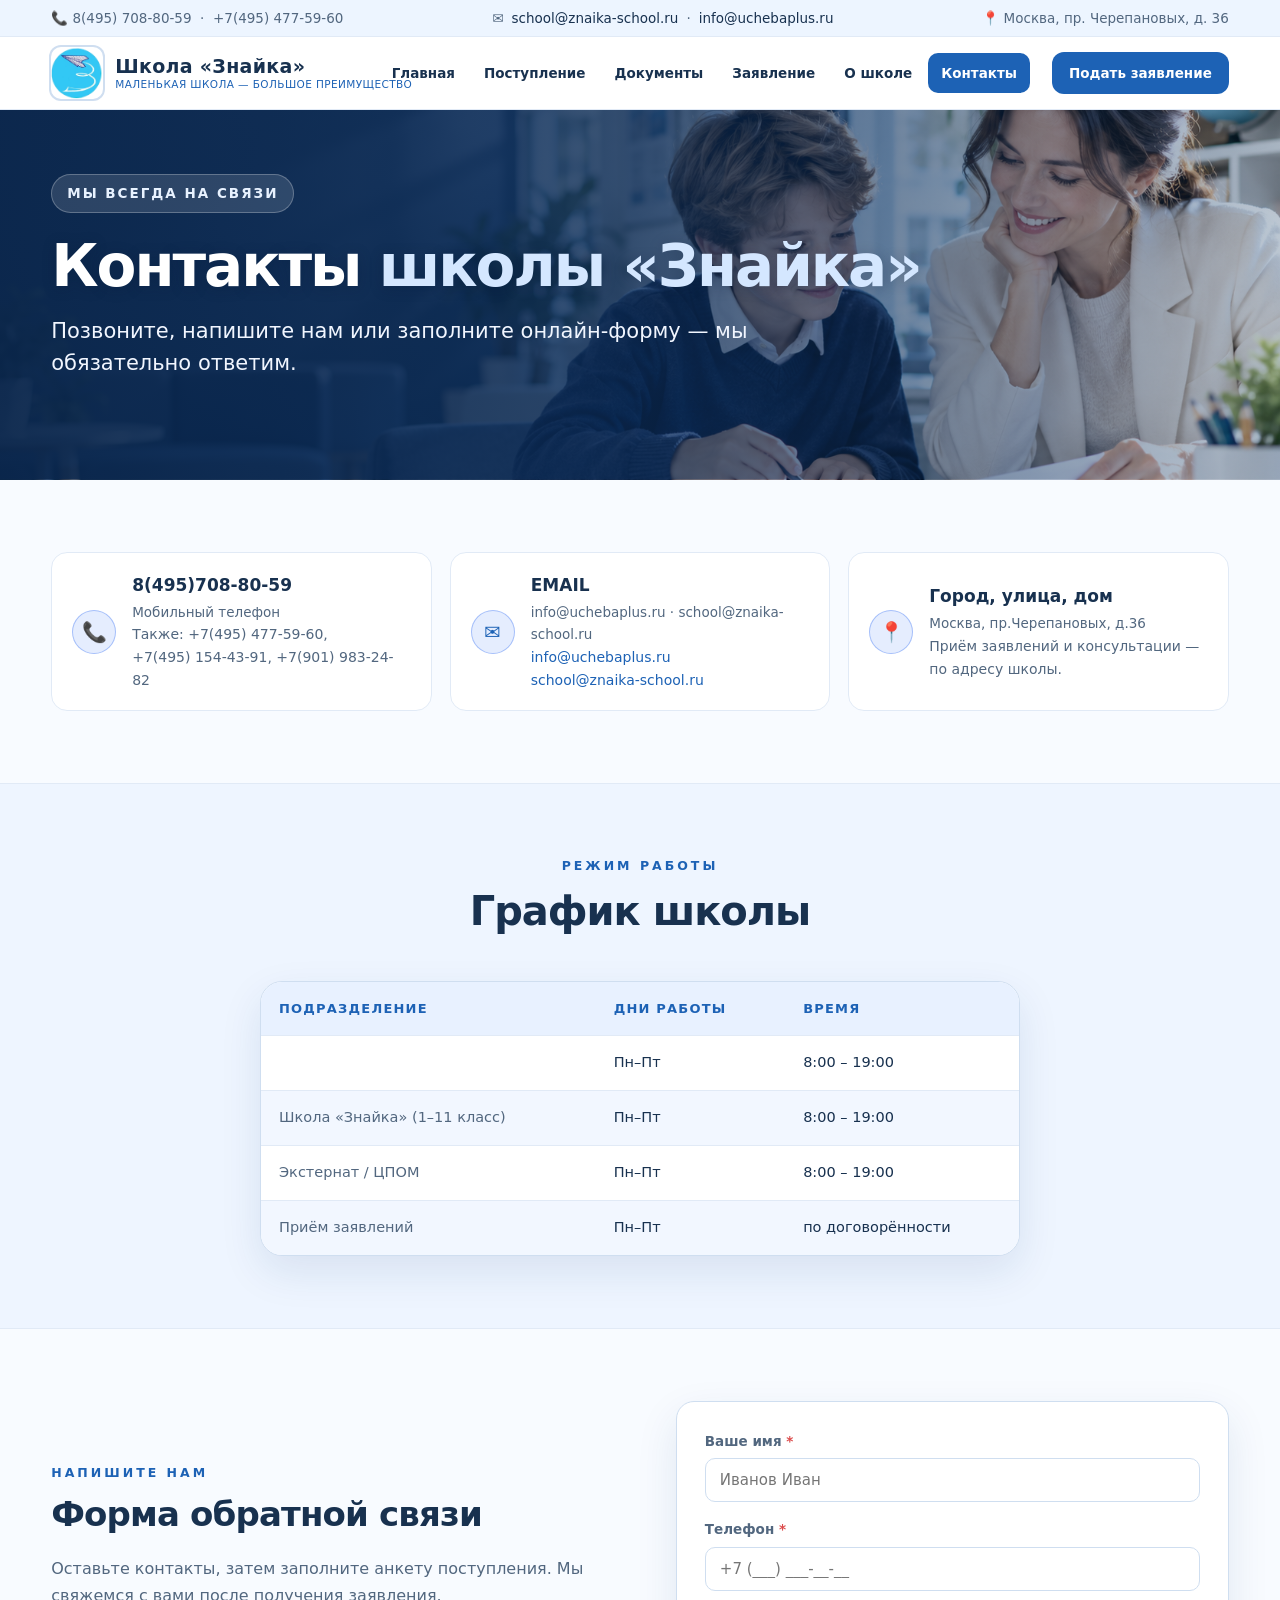
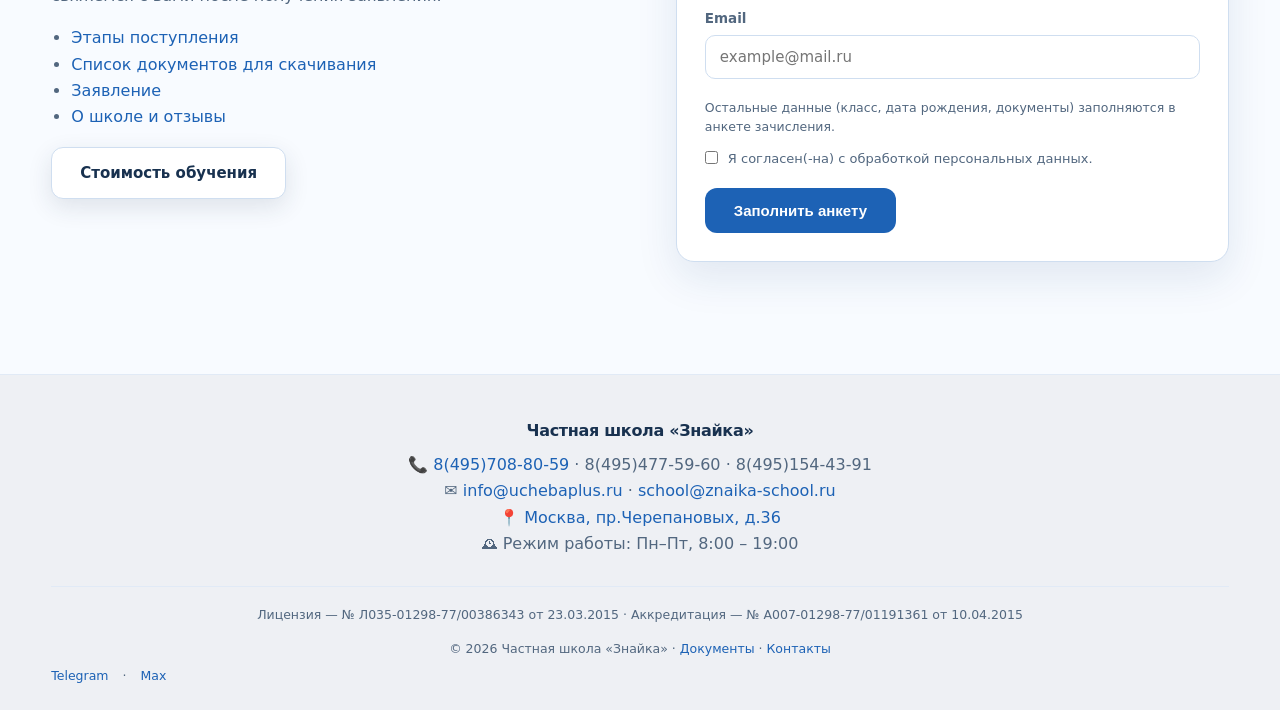
<file: kontakty.html>
<!DOCTYPE HTML PUBLIC "-//W3C//DTD HTML 4.01//EN" "http://www.w3.org/TR/html4/strict.dtd">
<html lang="ru">
<head>
  <meta http-equiv="content-type" content="text/html; charset=utf-8">
  <meta name="viewport" content="width=device-width, initial-scale=1.0">
  <title>Контакты — Частная школа «Знайка»</title>
  <link rel="stylesheet" href="css/jquery-ui.min.css">
  <link rel="stylesheet" href="css/style.css?v=20261021">
</head>
<body class="refresh page-contacts">

  <!-- Верхняя панель -->
  <div class="topbar">
    <div class="wrap">
      <span class="tb-item">📞 8(495) 708-80-59 &nbsp;·&nbsp; +7(495) 477-59-60</span>
      <span class="tb-item">✉ <a href="mailto:school@znaika-school.ru">school@znaika-school.ru</a> · <a href="mailto:info@uchebaplus.ru">info@uchebaplus.ru</a></span>
      <span class="tb-item">📍 Москва, пр. Черепановых, д. 36</span>
    </div>
  </div>

  <!-- Шапка -->
  <header class="site-header" id="siteHeader">
    <div class="wrap header-main">
      <a class="logo" href="index.html" title="На главную">
        <img src="img/01__.png" alt="Логотип Школы «Знайка»">
        <span class="logo-text">Школа «Знайка»<small>Маленькая школа — большое преимущество</small></span>
      </a>
      <nav class="main-nav" id="mainNav">
        <ul class="nav-list">
          <li><a href="index.html">Главная</a></li>
          <li><a href="postuplenie.html">Поступление</a></li>
          <li><a href="dokumenty.html">Документы</a></li>
          <li><a href="zayavlenie.html">Заявление</a></li>
          <li><a href="o-shkole.html">О школе</a></li>
          <li class="active"><a href="kontakty.html">Контакты</a></li>
        </ul>
      </nav>
      <div class="header-cta">
        <a href="zayavlenie.html" class="btn btn-accent btn-sm">Подать заявление</a>
      </div>
      <button class="nav-toggle" id="navToggle" aria-label="Открыть меню">☰</button>
    </div>
  </header>

  <!-- Hero -->
  <section class="hero" style="padding:90px 0 100px;">
    <div class="hero-bg"></div>
    <div class="wrap">
      <span class="kicker">Мы всегда на связи</span>
      <h1>Контакты <span class="hl">школы «Знайка»</span></h1>
      <p class="lead">Позвоните, напишите нам или заполните онлайн-форму — мы обязательно ответим.</p>
    </div>
  </section>

  <!-- Контактные карточки -->
  <section>
    <div class="wrap">
      <div class="contact-grid">
        <div class="contact-card big" title="Телефон школы: 8(495)708-80-59">
          <span class="ic">📞</span>
          <div>
            <b>8(495)708-80-59</b>
            <span>Мобильный телефон</span>
            <p>Также: +7(495) 477-59-60,<br>+7(495) 154-43-91, +7(901) 983-24-82</p>
          </div>
        </div>
        <div class="contact-card big">
          <span class="ic">✉</span>
          <div>
            <b>EMAIL</b>
            <span>info@uchebaplus.ru · school@znaika-school.ru</span>
            <p><a href="mailto:info@uchebaplus.ru">info@uchebaplus.ru</a><br><a href="mailto:school@znaika-school.ru">school@znaika-school.ru</a></p>
          </div>
        </div>
        <div class="contact-card big">
          <span class="ic">📍</span>
          <div>
            <b>Город, улица, дом</b>
            <span>Москва, пр.Черепановых, д.36</span>
            <p>Приём заявлений и консультации — по адресу школы.</p>
          </div>
        </div>
      </div>
    </div>
  </section>

  <!-- Режим работы (таблица) -->
  <section class="section-alt">
    <div class="wrap">
      <div class="sec-head">
        <span class="tag">Режим работы</span>
        <h2>График школы</h2>
      </div>
      <div style="max-width:760px; margin:0 auto;">
        <div class="table-wrap">
          <table class="price kontakt-tbl">
            <thead>
              <tr><th>Подразделение</th><th>Дни работы</th><th>Время</th></tr>
            </thead>
            <tbody>
              <tr><td></td><td>Пн–Пт</td><td>8:00 – 19:00</td></tr>
              <tr><td>Школа «Знайка» (1–11 класс)</td><td>Пн–Пт</td><td>8:00 – 19:00</td></tr>
              <tr><td>Экстернат / ЦПОМ</td><td>Пн–Пт</td><td>8:00 – 19:00</td></tr>
              <tr><td>Приём заявлений</td><td>Пн–Пт</td><td>по договорённости</td></tr>
            </tbody>
          </table>
        </div>
      </div>
    </div>
  </section>

  <!-- Форма обратной связи + навигация -->
  <section>
    <div class="wrap">
      <div class="split">
        <div class="split-text">
          <div class="sec-head" style="text-align:left; margin:0 0 20px;">
            <span class="tag">Напишите нам</span>
            <h2>Форма обратной связи</h2>
          </div>
          <p>Оставьте контакты, затем заполните анкету поступления. Мы свяжемся с вами после получения заявления.</p>
          <ul style="padding-left:20px; color:var(--muted); margin:16px 0;">
            <li><a href="postuplenie.html">Этапы поступления</a></li>
            <li><a href="dokumenty.html">Список документов для скачивания</a></li>
            <li><a href="zayavlenie.html">Заявление</a></li>
            <li><a href="o-shkole.html">О школе и отзывы</a></li>
          </ul>
          <a href="postuplenie.html#stoimost" class="btn btn-outline">Стоимость обучения</a>
        </div>
        <div class="split-img">
          <div class="form-card">
            <form id="contactForm" action="#contactForm" method="post" novalidate>
              <div class="form-grid" style="grid-template-columns:1fr;">
                <div class="field">
                  <label for="cf_name">Ваше имя <span class="req">*</span></label>
                  <input type="text" id="cf_name" name="cf_name" required placeholder="Иванов Иван">
                </div>
                <div class="field">
                  <label for="cf_phone">Телефон <span class="req">*</span></label>
                  <input type="tel" id="cf_phone" name="cf_phone" required placeholder="+7 (___) ___-__-__">
                </div>
                <div class="field">
                  <label for="cf_email">Email</label>
                  <input type="email" id="cf_email" name="cf_email" placeholder="example@mail.ru">
                </div>
                <div class="field full" style="margin-top:4px;">
                  <span class="hint">Остальные данные (класс, дата рождения, документы) заполняются в анкете зачисления.</span>
                </div>
              </div>
              <div class="consent" style="margin-top:12px;">
                <input type="checkbox" id="cf_consent" name="cf_consent" required>
                <label for="cf_consent">Я согласен(-на) с обработкой персональных данных.</label>
              </div>
              <div style="margin-top:18px;">
                <button type="submit" class="btn btn-accent" id="contactSubmit">Заполнить анкету</button>
                <span id="contactNote" style="color:var(--muted); font-size:13px; display:none;">Откроется анкета с подставленными данными.</span>
              </div>
              </form>
          </div>
        </div>
      </div>
    </div>
  </section>

  <!-- Подвал -->
  <footer class="site-footer">
    <div class="wrap">

      <div class="footer-grid footer-grid--center" itemscope itemtype="http://schema.org/Organization">
        <div class="footer-contacts">
          <h4><span itemprop="name">Частная школа «Знайка»</span></h4>
          <p>&#128222; <a href="tel:+74957088059" class="copy-phone" title="Нажмите, чтобы скопировать">8(495)708-80-59</a> &middot; 8(495)477-59-60 &middot; 8(495)154-43-91</p>
          <p>&#9993; <a href="mailto:info@uchebaplus.ru">info@uchebaplus.ru</a> &middot; <a href="mailto:school@znaika-school.ru">school@znaika-school.ru</a></p>
          <p>&#128205; <a class="map-link" href="https://yandex.ru/maps/?text=%D0%9C%D0%BE%D1%81%D0%BA%D0%B2%D0%B0%2C%20%D0%BF%D1%80.%D0%A7%D0%B5%D1%80%D0%B5%D0%BF%D0%B0%D0%BD%D0%BE%D0%B2%D1%8B%D1%85%2C%20%D0%B436" target="_blank" rel="noopener" title="Открыть на Яндекс Картах">Москва, пр.Черепановых, д.36</a></p>
          <p>&#128368; Режим работы: Пн&ndash;Пт, 8:00 &ndash; 19:00</p>
        </div>
      </div>
      <div class="footer-note">
        <span>Лицензия &mdash; № Л035-01298-77/00386343 от 23.03.2015 &middot; Аккредитация &mdash; № А007-01298-77/01191361 от 10.04.2015</span>
        <span class="footer-copy">&copy; 2026 Частная школа «Знайка» &middot; <a href="dokumenty.html">Документы</a> &middot; <a href="kontakty.html">Контакты</a></span>
        <span class="footer-social"><a href="https://t.me/school_znaika" target="_blank" rel="noopener" title="Телеграм-канал">Telegram</a> &middot; <a href="https://max.ru/join/j9GE8FQjK9YfW0T2uX1gOa6Np3lDcV7mS4hZrBvPnM2" target="_blank" rel="noopener" title="Мы в MAX">Max</a></span>
      </div>
    </div>
  </footer>

  <script src="js/jquery-3.7.1.min.js"></script>
  <script src="js/jquery-ui.min.js"></script>
  <button class="btn-to-top" id="toTop" title="Наверх" aria-label="Наверх">&#8593;</button>

  

  <script src="js/script.js"></script>
</body>
</html>
</file>
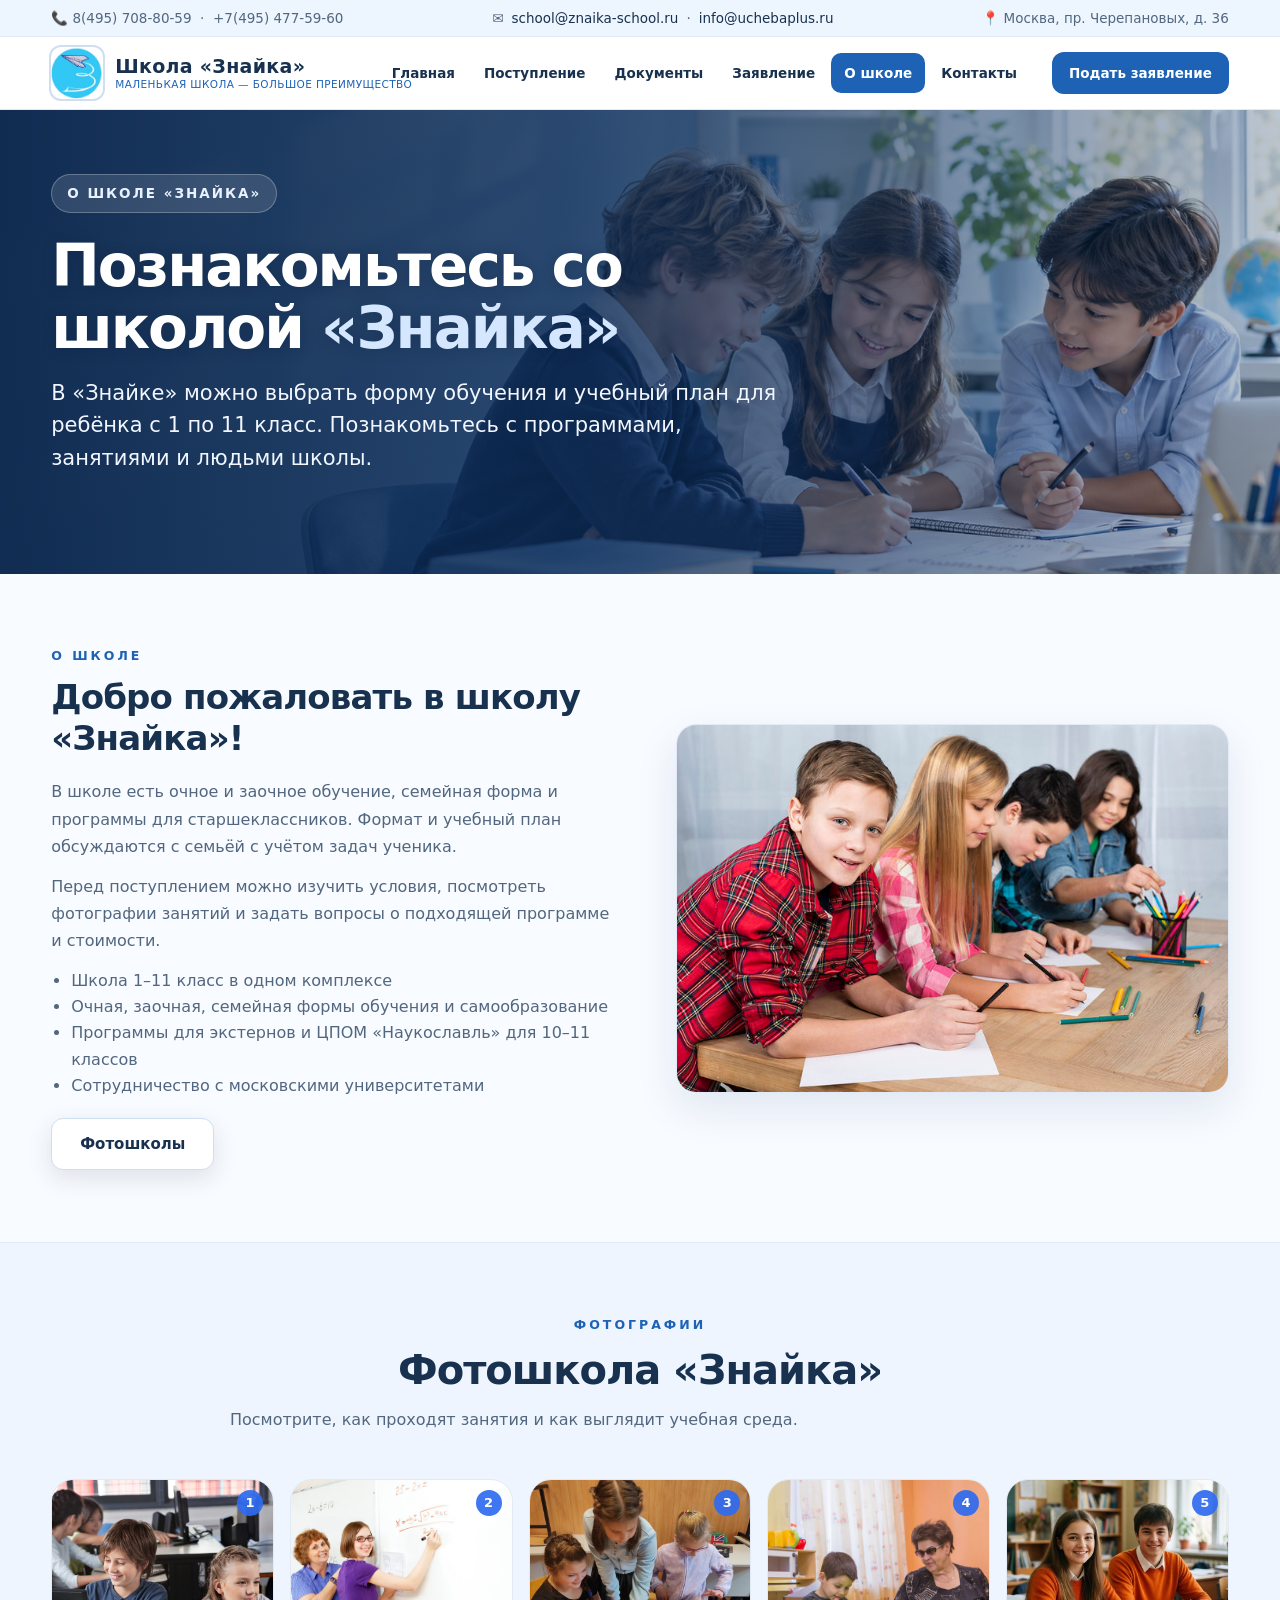
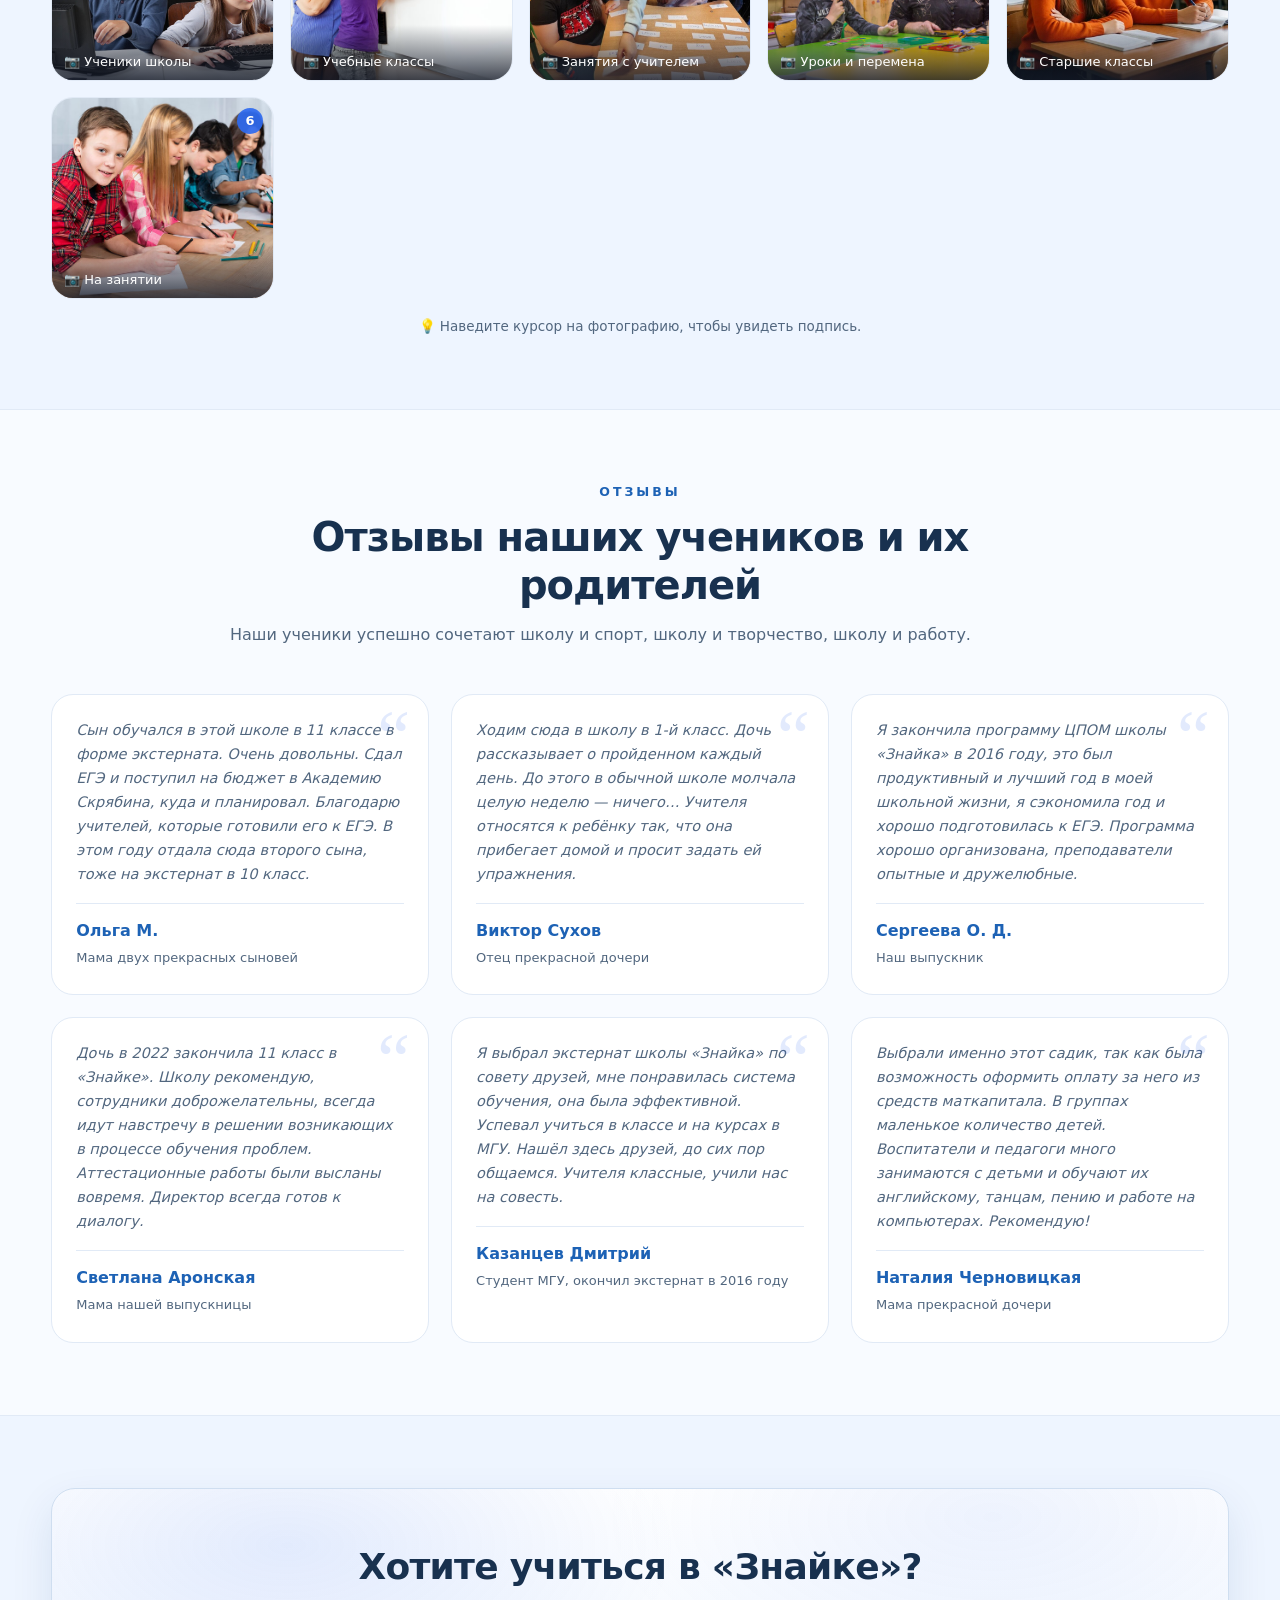
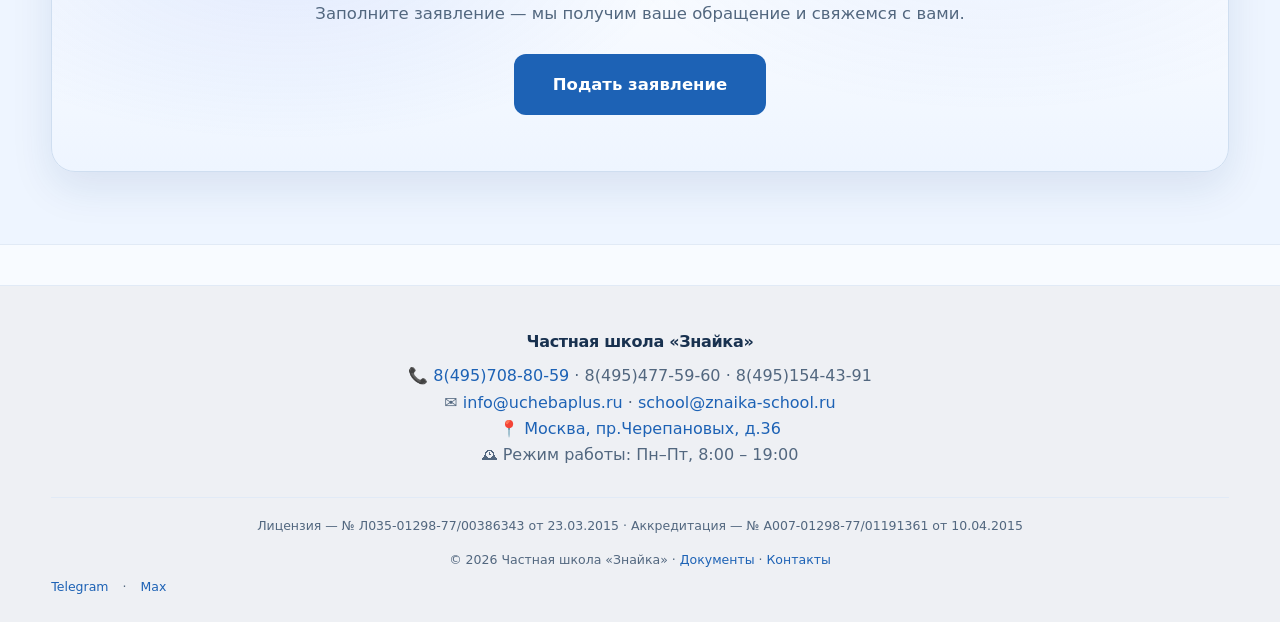
<file: o-shkole.html>
<!DOCTYPE HTML PUBLIC "-//W3C//DTD HTML 4.01//EN" "http://www.w3.org/TR/html4/strict.dtd">
<html lang="ru">
<head>
  <meta http-equiv="content-type" content="text/html; charset=utf-8">
  <meta name="viewport" content="width=device-width, initial-scale=1.0">
  <title>О школе — Частная школа «Знайка»</title>
  <link rel="stylesheet" href="css/jquery-ui.min.css">
  <link rel="stylesheet" href="css/style.css?v=20261021">
</head>
<body class="refresh page-about">

  <!-- Верхняя панель -->
  <div class="topbar">
    <div class="wrap">
      <span class="tb-item">📞 8(495) 708-80-59 &nbsp;·&nbsp; +7(495) 477-59-60</span>
      <span class="tb-item">✉ <a href="mailto:school@znaika-school.ru">school@znaika-school.ru</a> · <a href="mailto:info@uchebaplus.ru">info@uchebaplus.ru</a></span>
      <span class="tb-item">📍 Москва, пр. Черепановых, д. 36</span>
    </div>
  </div>

  <!-- Шапка -->
  <header class="site-header" id="siteHeader">
    <div class="wrap header-main">
      <a class="logo" href="index.html" title="На главную">
        <img src="img/01__.png" alt="Логотип Школы «Знайка»">
        <span class="logo-text">Школа «Знайка»<small>Маленькая школа — большое преимущество</small></span>
      </a>
      <nav class="main-nav" id="mainNav">
        <ul class="nav-list">
          <li><a href="index.html">Главная</a></li>
          <li><a href="postuplenie.html">Поступление</a></li>
          <li><a href="dokumenty.html">Документы</a></li>
          <li><a href="zayavlenie.html">Заявление</a></li>
          <li class="active"><a href="o-shkole.html">О школе</a></li>
          <li><a href="kontakty.html">Контакты</a></li>
        </ul>
      </nav>
      <div class="header-cta">
        <a href="zayavlenie.html" class="btn btn-accent btn-sm">Подать заявление</a>
      </div>
      <button class="nav-toggle" id="navToggle" aria-label="Открыть меню">☰</button>
    </div>
  </header>

  <!-- Hero -->
  <section class="hero" style="padding:90px 0 100px;">
    <div class="hero-bg"></div>
    <div class="wrap">
      <span class="kicker">О школе «Знайка»</span>
      <h1>Познакомьтесь со школой <span class="hl">«Знайка»</span></h1>
      <p class="lead">
        В «Знайке» можно выбрать форму обучения и учебный план для ребёнка с 1 по 11 класс.
        Познакомьтесь с программами, занятиями и людьми школы.
      </p>
    </div>
  </section>

  <!-- Информация о школе -->
  <section>
    <div class="wrap split">
      <div class="split-text">
        <div class="sec-head" style="text-align:left; margin:0 0 20px;">
          <span class="tag">О школе</span>
          <h2>Добро пожаловать в школу «Знайка»!</h2>
        </div>
        <p>
          В школе есть очное и заочное обучение, семейная форма и программы для старшеклассников.
          Формат и учебный план обсуждаются с семьёй с учётом задач ученика.
        </p>
        <p>
          Перед поступлением можно изучить условия, посмотреть фотографии занятий и задать вопросы
          о подходящей программе и стоимости.
        </p>
        <ul style="padding-left:20px; color:var(--muted); margin-bottom:18px;">
          <li>Школа 1–11 класс в одном комплексе</li>
          <li>Очная, заочная, семейная формы обучения и самообразование</li>
          <li>Программы для экстернов и ЦПОМ «Наукославль» для 10–11 классов</li>
          <li>Сотрудничество с московскими университетами</li>
        </ul>
        <a href="o-shkole.html#galereya" class="btn btn-outline">Фотошколы</a>
      </div>
      <div class="split-img">
        <img src="img/20_63fc929c0c4fa6d838a4.jpg" alt="Школьники выполняют задания на занятии" style="max-height:440px;">
      </div>
    </div>
  </section>

  <!-- Фотогалерея -->
  <section class="section-alt" id="galereya">
    <div class="wrap">
      <div class="sec-head">
        <span class="tag">Фотографии</span>
        <h2>Фотошкола «Знайка»</h2>
        <p>Посмотрите, как проходят занятия и как выглядит учебная среда.</p>
      </div>
      <div class="gallery" id="gallery">
        <figure><img src="img/03_63fc9250c834f6e7db75.jpg" alt="Ученики за компьютерами"><figcaption>Ученики школы</figcaption></figure>
        <figure><img src="img/06_63fc92501866420b0f84.jpg" alt="Занятие у доски"><figcaption>Учебные классы</figcaption></figure>
        <figure><img src="img/08_63fc8ef4799f80647d45.jpg" alt="Учитель занимается с детьми"><figcaption>Занятия с учителем</figcaption></figure>
        <figure><img src="img/11__MGL2587.jpg" alt="Ребёнок на занятии"><figcaption>Уроки и перемена</figcaption></figure>
        <figure><img src="img/17_b10koWLDyw6mwy63iI1v.jpg" alt="Старшеклассники за учебным столом"><figcaption>Старшие классы</figcaption></figure>
        <figure><img src="img/20_63fc929c0c4fa6d838a4.jpg" alt="Школьники выполняют задания"><figcaption>На занятии</figcaption></figure>
      </div>
      <p style="text-align:center; color:var(--muted); font-size:13.5px; margin-top:16px;">
        💡 Наведите курсор на фотографию, чтобы увидеть подпись.
      </p>
    </div>
  </section>

  <!-- Отзывы -->
  <section>
    <div class="wrap">
      <div class="sec-head">
        <span class="tag">Отзывы</span>
        <h2>Отзывы наших учеников и их родителей</h2>
        <p>Наши ученики успешно сочетают школу и спорт, школу и творчество, школу и работу.</p>
      </div>
      <div class="reviews">
        <div class="review">
          <p>Сын обучался в этой школе в 11 классе в форме экстерната. Очень довольны. Сдал ЕГЭ и поступил на бюджет в Академию Скрябина, куда и планировал. Благодарю учителей, которые готовили его к ЕГЭ. В этом году отдала сюда второго сына, тоже на экстернат в 10 класс.</p>
          <div class="who"><b>Ольга М.</b><span>Мама двух прекрасных сыновей</span></div>
        </div>
        <div class="review">
          <p>Ходим сюда в школу в 1-й класс. Дочь рассказывает о пройденном каждый день. До этого в обычной школе молчала целую неделю — ничего… Учителя относятся к ребёнку так, что она прибегает домой и просит задать ей упражнения.</p>
          <div class="who"><b>Виктор Сухов</b><span>Отец прекрасной дочери</span></div>
        </div>
        <div class="review">
          <p>Я закончила программу ЦПОМ школы «Знайка» в 2016 году, это был продуктивный и лучший год в моей школьной жизни, я сэкономила год и хорошо подготовилась к ЕГЭ. Программа хорошо организована, преподаватели опытные и дружелюбные.</p>
          <div class="who"><b>Сергеева О. Д.</b><span>Наш выпускник</span></div>
        </div>
        <div class="review">
          <p>Дочь в 2022 закончила 11 класс в «Знайке». Школу рекомендую, сотрудники доброжелательны, всегда идут навстречу в решении возникающих в процессе обучения проблем. Аттестационные работы были высланы вовремя. Директор всегда готов к диалогу.</p>
          <div class="who"><b>Светлана Аронская</b><span>Мама нашей выпускницы</span></div>
        </div>
        <div class="review">
          <p>Я выбрал экстернат школы «Знайка» по совету друзей, мне понравилась система обучения, она была эффективной. Успевал учиться в классе и на курсах в МГУ. Нашёл здесь друзей, до сих пор общаемся. Учителя классные, учили нас на совесть.</p>
          <div class="who"><b>Казанцев Дмитрий</b><span>Студент МГУ, окончил экстернат в 2016 году</span></div>
        </div>
        <div class="review">
          <p>Выбрали именно этот садик, так как была возможность оформить оплату за него из средств маткапитала. В группах маленькое количество детей. Воспитатели и педагоги много занимаются с детьми и обучают их английскому, танцам, пению и работе на компьютерах. Рекомендую!</p>
          <div class="who"><b>Наталия Черновицкая</b><span>Мама прекрасной дочери</span></div>
        </div>
      </div>
    </div>
  </section>

  <!-- CTA -->
  <section class="section-alt">
    <div class="wrap">
      <div class="cta">
        <h2>Хотите учиться в «Знайке»?</h2>
        <p>Заполните заявление — мы получим ваше обращение и свяжемся с вами.</p>
        <a href="zayavlenie.html" class="btn btn-accent btn-lg">Подать заявление</a>
      </div>
    </div>
  </section>

  <!-- Подвал -->
  <footer class="site-footer">
    <div class="wrap">

      <div class="footer-grid footer-grid--center" itemscope itemtype="http://schema.org/Organization">
        <div class="footer-contacts">
          <h4><span itemprop="name">Частная школа «Знайка»</span></h4>
          <p>&#128222; <a href="tel:+74957088059" class="copy-phone" title="Нажмите, чтобы скопировать">8(495)708-80-59</a> &middot; 8(495)477-59-60 &middot; 8(495)154-43-91</p>
          <p>&#9993; <a href="mailto:info@uchebaplus.ru">info@uchebaplus.ru</a> &middot; <a href="mailto:school@znaika-school.ru">school@znaika-school.ru</a></p>
          <p>&#128205; <a class="map-link" href="https://yandex.ru/maps/?text=%D0%9C%D0%BE%D1%81%D0%BA%D0%B2%D0%B0%2C%20%D0%BF%D1%80.%D0%A7%D0%B5%D1%80%D0%B5%D0%BF%D0%B0%D0%BD%D0%BE%D0%B2%D1%8B%D1%85%2C%20%D0%B436" target="_blank" rel="noopener" title="Открыть на Яндекс Картах">Москва, пр.Черепановых, д.36</a></p>
          <p>&#128368; Режим работы: Пн&ndash;Пт, 8:00 &ndash; 19:00</p>
        </div>
      </div>
      <div class="footer-note">
        <span>Лицензия &mdash; № Л035-01298-77/00386343 от 23.03.2015 &middot; Аккредитация &mdash; № А007-01298-77/01191361 от 10.04.2015</span>
        <span class="footer-copy">&copy; 2026 Частная школа «Знайка» &middot; <a href="dokumenty.html">Документы</a> &middot; <a href="kontakty.html">Контакты</a></span>
        <span class="footer-social"><a href="https://t.me/school_znaika" target="_blank" rel="noopener" title="Телеграм-канал">Telegram</a> &middot; <a href="https://max.ru/join/j9GE8FQjK9YfW0T2uX1gOa6Np3lDcV7mS4hZrBvPnM2" target="_blank" rel="noopener" title="Мы в MAX">Max</a></span>
      </div>
    </div>
  </footer>

  <script src="js/jquery-3.7.1.min.js"></script>
  <script src="js/jquery-ui.min.js"></script>
  <button class="btn-to-top" id="toTop" title="Наверх" aria-label="Наверх">&#8593;</button>

  

  <script src="js/script.js"></script>
</body>
</html>
</file>
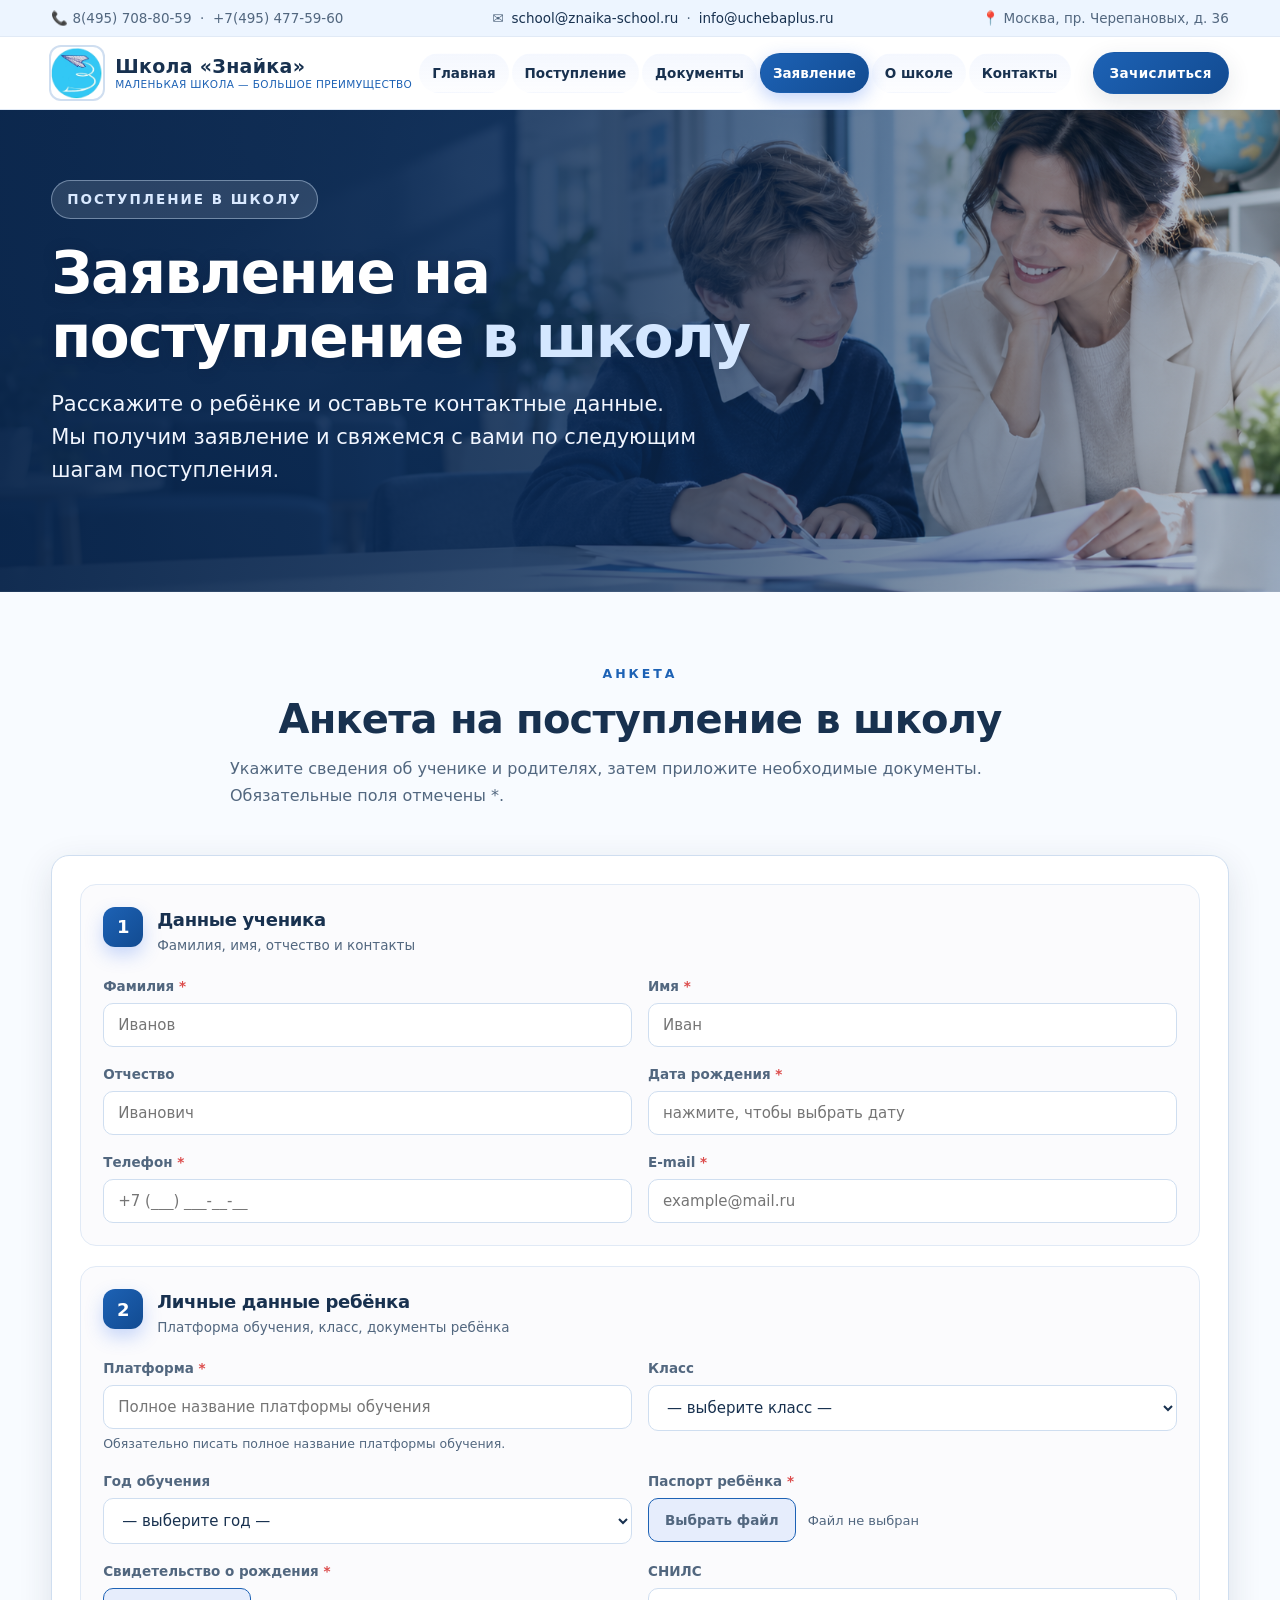
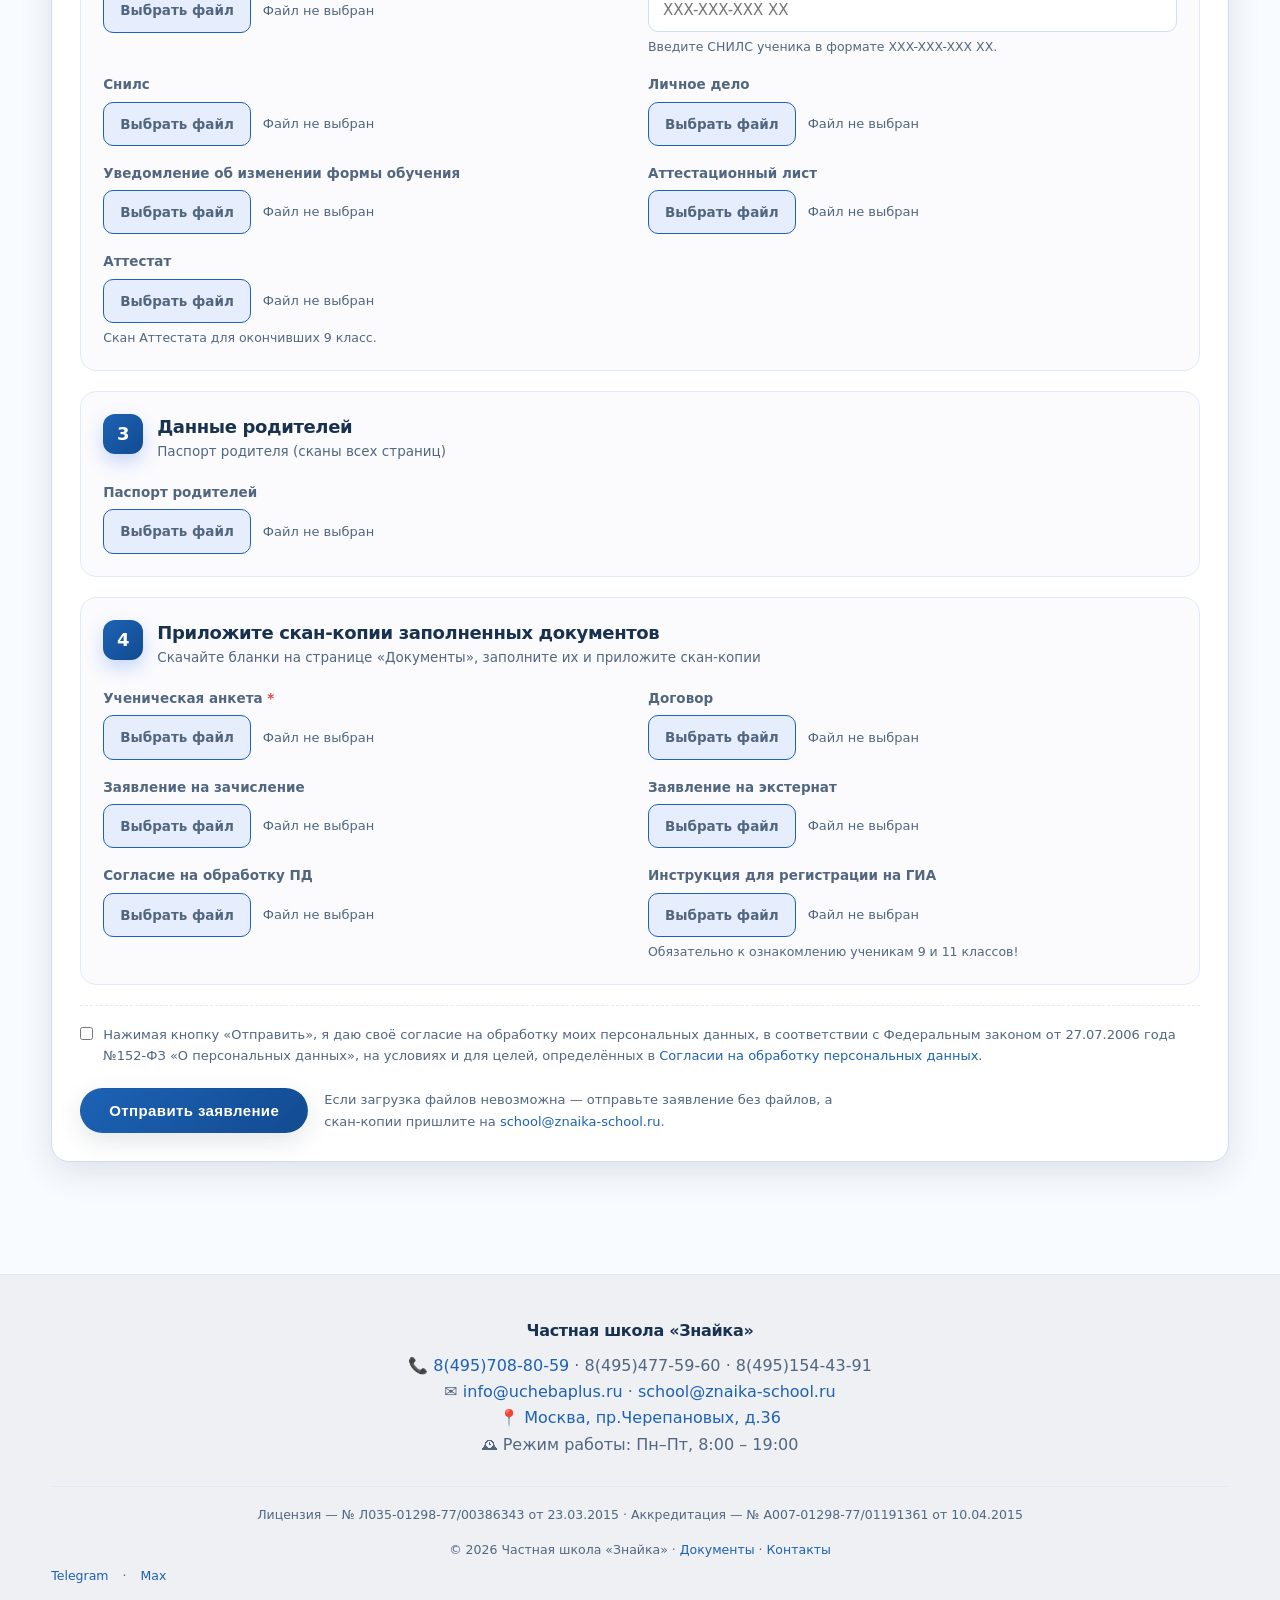
<file: zayavlenie.html>
<!DOCTYPE HTML PUBLIC "-//W3C//DTD HTML 4.01//EN" "http://www.w3.org/TR/html4/strict.dtd">
<html lang="ru">
<head>
  <meta http-equiv="content-type" content="text/html; charset=utf-8">
  <meta name="viewport" content="width=device-width, initial-scale=1.0">
  <title>Заявление на поступление в школу — Частная школа «Знайка»</title>
  <link rel="stylesheet" href="css/jquery-ui.min.css">
  <link rel="stylesheet" href="css/style.css?v=20261021">
</head>
<body class="page-application">

  <!-- Верхняя панель -->
  <div class="topbar">
    <div class="wrap">
      <span class="tb-item">📞 8(495) 708-80-59 &nbsp;·&nbsp; +7(495) 477-59-60</span>
      <span class="tb-item">✉ <a href="mailto:school@znaika-school.ru">school@znaika-school.ru</a> · <a href="mailto:info@uchebaplus.ru">info@uchebaplus.ru</a></span>
      <span class="tb-item">📍 Москва, пр. Черепановых, д. 36</span>
    </div>
  </div>

  <!-- Шапка -->
  <header class="site-header" id="siteHeader">
    <div class="wrap header-main">
      <a class="logo" href="index.html" title="На главную">
        <img src="img/01__.png" alt="Логотип Школы «Знайка»">
        <span class="logo-text">Школа «Знайка»<small>Маленькая школа — большое преимущество</small></span>
      </a>
      <nav class="main-nav" id="mainNav">
        <ul class="nav-list">
          <li><a href="index.html">Главная</a></li>
          <li><a href="postuplenie.html">Поступление</a></li>
          <li><a href="dokumenty.html">Документы</a></li>
          <li class="active"><a href="zayavlenie.html">Заявление</a></li>
          <li><a href="o-shkole.html">О школе</a></li>
          <li><a href="kontakty.html">Контакты</a></li>
        </ul>
      </nav>
      <div class="header-cta">
        <a href="zayavlenie.html" class="btn btn-accent btn-sm">Зачислиться</a>
      </div>
      <button class="nav-toggle" id="navToggle" aria-label="Открыть меню">☰</button>
    </div>
  </header>

  <!-- Hero -->
  <section class="hero" style="padding:90px 0 100px;">
    <div class="hero-bg"></div>
    <div class="wrap">
      <span class="kicker">Поступление в школу</span>
      <h1>Заявление на поступление <span class="hl">в школу</span></h1>
      <p class="lead">Расскажите о ребёнке и оставьте контактные данные. Мы получим заявление и свяжемся с вами по следующим шагам поступления.</p>
    </div>
  </section>

  <!-- Основная анкета -->
  <section>
    <div class="wrap">
      <div class="sec-head">
        <span class="tag">Анкета</span>
        <h2>Анкета на поступление в школу</h2>
        <p>Укажите сведения об ученике и родителях, затем приложите необходимые документы. Обязательные поля отмечены <span class="req">*</span>.</p>
      </div>

      <form id="anketaForm" class="form-card" action="#anketaForm" method="post" novalidate>

        <!-- Шаг 1. Данные ученика -->
        <div class="ank-sec">
          <div class="ank-sec-head">
            <span class="nums">1</span>
            <div>
              <h3>Данные ученика</h3>
              <p>Фамилия, имя, отчество и контакты</p>
            </div>
          </div>
          <div class="form-grid">
            <div class="field">
              <label for="f_last_name">Фамилия <span class="req">*</span></label>
              <input type="text" id="f_last_name" name="CONTACT_LAST_NAME" class="text-val" required placeholder="Иванов">
            </div>
            <div class="field">
              <label for="f_name">Имя <span class="req">*</span></label>
              <input type="text" id="f_name" name="CONTACT_NAME" class="text-val" required placeholder="Иван">
            </div>
            <div class="field">
              <label for="f_second_name">Отчество</label>
              <input type="text" id="f_second_name" name="CONTACT_SECOND_NAME" class="text-val" placeholder="Иванович">
            </div>
            <div class="field">
              <label for="dob">Дата рождения <span class="req">*</span></label>
              <input type="text" id="dob" name="CONTACT_BIRTHDATE" class="text-val" required placeholder="нажмите, чтобы выбрать дату">
            </div>
            <div class="field">
              <label for="f_phone">Телефон <span class="req">*</span></label>
              <input type="tel" id="f_phone" name="CONTACT_PHONE" class="text-val" required placeholder="+7 (___) ___-__-__">
            </div>
            <div class="field">
              <label for="f_email">E-mail <span class="req">*</span></label>
              <input type="email" id="f_email" name="CONTACT_EMAIL" class="text-val" required placeholder="example@mail.ru">
            </div>
          </div>
        </div>

        <!-- Шаг 2. Личные данные ребенка -->
        <div class="ank-sec">
          <div class="ank-sec-head">
            <span class="nums">2</span>
            <div>
              <h3>Личные данные ребёнка</h3>
              <p>Платформа обучения, класс, документы ребёнка</p>
            </div>
          </div>
          <div class="form-grid">
            <div class="field">
              <label for="f_platform">Платформа <span class="req">*</span></label>
              <input type="text" id="f_platform" name="COMPANY_TITLE" class="text-val" required placeholder="Полное название платформы обучения">
              <span class="hint">Обязательно писать полное название платформы обучения.</span>
            </div>
            <div class="field">
              <label for="f_class">Класс</label>
              <select id="f_class" name="CONTACT_UF_CRM_1786286779231" class="text-val">
                <option value="">— выберите класс —</option>
                <option value="269">1 класс</option>
                <option value="271">2 класс</option>
                <option value="273">3 класс</option>
                <option value="275">4 класс</option>
                <option value="277">5 класс</option>
                <option value="279">6 класс</option>
                <option value="281">7 класс</option>
                <option value="283">8 класс</option>
                <option value="285">9 класс</option>
                <option value="287">10 класс</option>
                <option value="289">10.11 класс</option>
                <option value="291">11 класс</option>
              </select>
            </div>
            <div class="field">
              <label for="f_year">Год обучения</label>
              <select id="f_year" name="CONTACT_UF_CRM_1773904580994" class="text-val">
                <option value="">— выберите год —</option>
                <option value="241">2025/2026</option>
                <option value="243">2026/2027</option>
                <option value="245">2027/2028</option>
              </select>
            </div>
            <div class="field">
              <label for="f_pasport_child">Паспорт ребёнка <span class="req">*</span></label>
              <div class="file-row">
                <input type="file" id="f_pasport_child" name="CONTACT_UF_CRM_1775469013124" required class="file-input">
                <label for="f_pasport_child" class="file-btn">Выбрать файл</label>
                <span class="file-name">Файл не выбран</span>
              </div>
            </div>
            <div class="field">
              <label for="f_svid">Свидетельство о рождения <span class="req">*</span></label>
              <div class="file-row">
                <input type="file" id="f_svid" name="CONTACT_UF_CRM_1775469048165" required class="file-input">
                <label for="f_svid" class="file-btn">Выбрать файл</label>
                <span class="file-name">Файл не выбран</span>
              </div>
            </div>
            <div class="field">
              <label for="f_snils_text">СНИЛС</label>
              <input type="text" id="f_snils_text" name="CONTACT_UF_CRM_1787639485568" class="text-val" placeholder="XXX-XXX-XXX XX">
              <span class="hint">Введите СНИЛС ученика в формате XXX-XXX-XXX XX.</span>
            </div>
            <div class="field">
              <label for="f_snils_file">Снилс</label>
              <div class="file-row">
                <input type="file" id="f_snils_file" name="CONTACT_UF_CRM_1776162383236" class="file-input">
                <label for="f_snils_file" class="file-btn">Выбрать файл</label>
                <span class="file-name">Файл не выбран</span>
              </div>
            </div>
            <div class="field">
              <label for="f_delo">Личное дело</label>
              <div class="file-row">
                <input type="file" id="f_delo" name="CONTACT_UF_CRM_1775469157830" class="file-input">
                <label for="f_delo" class="file-btn">Выбрать файл</label>
                <span class="file-name">Файл не выбран</span>
              </div>
            </div>
            <div class="field">
              <label for="f_uved">Уведомление об изменении формы обучения</label>
              <div class="file-row">
                <input type="file" id="f_uved" name="CONTACT_UF_CRM_1785924200218" class="file-input">
                <label for="f_uved" class="file-btn">Выбрать файл</label>
                <span class="file-name">Файл не выбран</span>
              </div>
            </div>
            <div class="field">
              <label for="f_att_leaf">Аттестационный лист</label>
              <div class="file-row">
                <input type="file" id="f_att_leaf" name="CONTACT_UF_CRM_1776162895926" class="file-input">
                <label for="f_att_leaf" class="file-btn">Выбрать файл</label>
                <span class="file-name">Файл не выбран</span>
              </div>
            </div>
            <div class="field">
              <label for="f_attestat">Аттестат</label>
              <div class="file-row">
                <input type="file" id="f_attestat" name="CONTACT_UF_CRM_1776162911657" class="file-input">
                <label for="f_attestat" class="file-btn">Выбрать файл</label>
                <span class="file-name">Файл не выбран</span>
              </div>
              <span class="hint">Скан Аттестата для окончивших 9 класс.</span>
            </div>
          </div>
        </div>

        <!-- Шаг 3. Данные родителей -->
        <div class="ank-sec">
          <div class="ank-sec-head">
            <span class="nums">3</span>
            <div>
              <h3>Данные родителей</h3>
              <p>Паспорт родителя (сканы всех страниц)</p>
            </div>
          </div>
          <div class="form-grid">
            <div class="field">
              <label for="f_pasport_rod">Паспорт родителей</label>
              <div class="file-row">
                <input type="file" id="f_pasport_rod" name="CONTACT_UF_CRM_1775469076443" class="file-input">
                <label for="f_pasport_rod" class="file-btn">Выбрать файл</label>
                <span class="file-name">Файл не выбран</span>
              </div>
            </div>
          </div>
        </div>

        <!-- Шаг 4. Скан-копии заполненных документов -->
        <div class="ank-sec">
          <div class="ank-sec-head">
            <span class="nums">4</span>
            <div>
              <h3>Приложите скан-копии заполненных документов</h3>
              <p>Скачайте бланки на странице «Документы», заполните их и приложите скан-копии</p>
            </div>
          </div>
          <div class="form-grid">
            <div class="field">
              <label for="f_anketa">Ученическая анкета <span class="req">*</span></label>
              <div class="file-row">
                <input type="file" id="f_anketa" name="CONTACT_UF_CRM_1775468439433" required class="file-input">
                <label for="f_anketa" class="file-btn">Выбрать файл</label>
                <span class="file-name">Файл не выбран</span>
              </div>
            </div>
            <div class="field">
              <label for="f_dogovor">Договор</label>
              <div class="file-row">
                <input type="file" id="f_dogovor" name="CONTACT_UF_CRM_1776162456548" class="file-input">
                <label for="f_dogovor" class="file-btn">Выбрать файл</label>
                <span class="file-name">Файл не выбран</span>
              </div>
            </div>
            <div class="field">
              <label for="f_zasch">Заявление на зачисление</label>
              <div class="file-row">
                <input type="file" id="f_zasch" name="CONTACT_UF_CRM_1775469122605" class="file-input">
                <label for="f_zasch" class="file-btn">Выбрать файл</label>
                <span class="file-name">Файл не выбран</span>
              </div>
            </div>
            <div class="field">
              <label for="f_extern">Заявление на экстернат</label>
              <div class="file-row">
                <input type="file" id="f_extern" name="CONTACT_UF_CRM_1776162771956" class="file-input">
                <label for="f_extern" class="file-btn">Выбрать файл</label>
                <span class="file-name">Файл не выбран</span>
              </div>
            </div>
            <div class="field">
              <label for="f_sogl">Согласие на обработку ПД</label>
              <div class="file-row">
                <input type="file" id="f_sogl" name="CONTACT_UF_CRM_1776162871182" class="file-input">
                <label for="f_sogl" class="file-btn">Выбрать файл</label>
                <span class="file-name">Файл не выбран</span>
              </div>
            </div>
            <div class="field">
              <label for="f_gia">Инструкция для регистрации на ГИА</label>
              <div class="file-row">
                <input type="file" id="f_gia" name="CONTACT_UF_CRM_1775469219074" class="file-input">
                <label for="f_gia" class="file-btn">Выбрать файл</label>
                <span class="file-name">Файл не выбран</span>
              </div>
              <span class="hint">Обязательно к ознакомлению ученикам 9 и 11 классов!</span>
            </div>
          </div>
        </div>

        <!-- Согласие -->
        <div class="consent ank-consent">
          <input type="checkbox" id="ankConsent" name="AGREEMENT_1" required>
          <label for="ankConsent">Нажимая кнопку «Отправить», я даю своё согласие на обработку моих персональных данных, в соответствии с Федеральным законом от 27.07.2006 года №152-ФЗ «О персональных данных», на условиях и для целей, определённых в <a href="dokumenty.html">Согласии на обработку персональных данных</a>.</label>
        </div>

        <!-- Индикатор отправки -->
        <div id="sendProgress" class="hidden" style="margin-top:18px;">
          <div class="progress-label">Отправка заявления…</div>
          <div id="sendBar" style="height:16px; margin-top:6px;"></div>
        </div>

        <div style="margin-top:22px; display:flex; align-items:center; gap:16px; flex-wrap:wrap;">
          <button type="submit" class="btn btn-accent" id="ankSubmit">Отправить заявление</button>
          <span class="form-note">Если загрузка файлов невозможна — отправьте заявление без файлов, а скан-копии пришлите на <a href="mailto:school@znaika-school.ru" style="color:var(--accent);">school@znaika-school.ru</a>.</span>
        </div>
      </form>
    </div>
  </section>

  <!-- Подвал -->
  <footer class="site-footer">
    <div class="wrap">

      <div class="footer-grid footer-grid--center" itemscope itemtype="http://schema.org/Organization">
        <div class="footer-contacts">
          <h4><span itemprop="name">Частная школа «Знайка»</span></h4>
          <p>&#128222; <a href="tel:+74957088059" class="copy-phone" title="Нажмите, чтобы скопировать">8(495)708-80-59</a> &middot; 8(495)477-59-60 &middot; 8(495)154-43-91</p>
          <p>&#9993; <a href="mailto:info@uchebaplus.ru">info@uchebaplus.ru</a> &middot; <a href="mailto:school@znaika-school.ru">school@znaika-school.ru</a></p>
          <p>&#128205; <a class="map-link" href="https://yandex.ru/maps/?text=%D0%9C%D0%BE%D1%81%D0%BA%D0%B2%D0%B0%2C%20%D0%BF%D1%80.%D0%A7%D0%B5%D1%80%D0%B5%D0%BF%D0%B0%D0%BD%D0%BE%D0%B2%D1%8B%D1%85%2C%20%D0%B436" target="_blank" rel="noopener" title="Открыть на Яндекс Картах">Москва, пр.Черепановых, д.36</a></p>
          <p>&#128368; Режим работы: Пн&ndash;Пт, 8:00 &ndash; 19:00</p>
        </div>
      </div>
      <div class="footer-note">
        <span>Лицензия &mdash; № Л035-01298-77/00386343 от 23.03.2015 &middot; Аккредитация &mdash; № А007-01298-77/01191361 от 10.04.2015</span>
        <span class="footer-copy">&copy; 2026 Частная школа «Знайка» &middot; <a href="dokumenty.html">Документы</a> &middot; <a href="kontakty.html">Контакты</a></span>
        <span class="footer-social"><a href="https://t.me/school_znaika" target="_blank" rel="noopener" title="Телеграм-канал">Telegram</a> &middot; <a href="https://max.ru/join/j9GE8FQjK9YfW0T2uX1gOa6Np3lDcV7mS4hZrBvPnM2" target="_blank" rel="noopener" title="Мы в MAX">Max</a></span>
      </div>
    </div>
  </footer>

  <script src="js/jquery-3.7.1.min.js"></script>
  <script src="js/jquery-ui.min.js"></script>
  <button class="btn-to-top" id="toTop" title="Наверх" aria-label="Наверх">&#8593;</button>

  

  <script src="js/script.js"></script>
</body>
</html>
</file>
<file: css/style.css>
/* ============================================================
   Школа «Знайка» — объединённый сайт поступления в школу
   Светлая тематика · CSS3 ·
   ============================================================ */

:root {
  --bg: #f5f6f8;
  --bg-2: #eef0f4;
  --bg-3: #e7e9ef;
  --panel: #ffffff;
  --card: #ffffff;
  --border: #d7dae2;
  --border-soft: #e4e7ed;
  --text: #23262d;
  --muted: #6a707c;
  --accent: #2f6bf0;
  --accent-2: #0b53e0;
  --blue: #2f6bf0;
  --blue-soft: #5b8df5;
  --good: #2e9e63;
  --danger: #dc4c4c;
  --shadow: 0 10px 34px rgba(35, 46, 70, 0.12);
  --radius: 16px;
  --font: "Aptos", "Segoe UI Variable", "Segoe UI", system-ui, -apple-system, Roboto, Arial, sans-serif;
}

* { box-sizing: border-box; margin: 0; padding: 0; }

html { scroll-behavior: smooth; }

body {
  font-family: var(--font);
  background: linear-gradient(160deg, var(--bg) 0%, var(--bg-2) 55%, var(--bg) 100%);
  background-size: auto;
  color: var(--text);
  line-height: 1.65;
  font-size: 16px;
  min-height: 100vh;
}

img { max-width: 100%; display: block; }
a { color: var(--accent); text-decoration: none; transition: color 0.25s ease; }
a:hover { color: var(--accent-2); }

.wrap { width: min(1180px, 92%); margin: 0 auto; }

/* ---------- Верхняя панель ---------- */
.topbar {
  background: #eef0f4;
  border-bottom: 1px solid var(--border-soft);
  font-size: 13.5px;
}
.topbar .wrap {
  display: flex;
  flex-wrap: wrap;
  align-items: center;
  justify-content: space-between;
  gap: 8px 22px;
  padding: 7px 0;
}
.tb-item { color: var(--muted); display: inline-flex; align-items: center; gap: 8px; }
.tb-item a { color: var(--text); }
.tb-item a:hover { color: var(--accent); }

/* ---------- Шапка ---------- */
.site-header {
  position: sticky;
  top: 0;
  z-index: 90;
  background: rgba(255, 255, 255, 0.94);
  backdrop-filter: blur(14px);
  -webkit-backdrop-filter: blur(14px);
  border-bottom: 1px solid var(--border-soft);
  transition: box-shadow 0.3s ease;
}
.site-header.scrolled { box-shadow: 0 12px 30px rgba(35, 46, 70, 0.12); }

.header-main {
  display: flex;
  align-items: center;
  gap: 16px;
  padding: 10px 0;
  min-width: 0;
}

.logo {
  display: flex;
  align-items: center;
  gap: 12px;
  flex: 0 0 auto;
  min-width: 0;
}
.logo img {
  width: 52px; height: 52px;
  object-fit: contain;
  border-radius: 10px;
  box-shadow: 0 0 0 2px var(--border);
}
.logo-text {
  color: var(--text);
  font-weight: 800;
  font-size: 19px;
  line-height: 1.15;
  letter-spacing: 0.3px;
  white-space: nowrap;
}
.logo-text small {
  display: block;
  font-size: 10.5px;
  font-weight: 500;
  color: var(--accent);
  letter-spacing: 0.4px;
  text-transform: uppercase;
  white-space: nowrap;
}

.main-nav { margin-left: auto; min-width: 0; flex: 1 1 auto; display: flex; justify-content: flex-end; }
.nav-list {
  list-style: none;
  display: flex;
  flex-wrap: nowrap;
  white-space: nowrap;
  align-items: center;
  gap: 3px;
  justify-content: flex-end;
}
.nav-list li { flex: 0 0 auto; }
.nav-list li a {
  display: block;
  padding: 8px 12px;
  border-radius: 999px;
  color: var(--text);
  font-weight: 600;
  font-size: 13.5px;
  border: 1px solid transparent;
  background: linear-gradient(180deg, rgba(47, 107, 240, 0.05), rgba(47, 107, 240, 0.01));
  transition: all 0.25s ease;
}
.nav-list li a:hover { color: var(--accent); border-color: var(--border); transform: translateY(-1px); }
.nav-list li.active a {
  color: #fff;
  background: linear-gradient(135deg, var(--accent) 0%, var(--accent-2) 100%);
  box-shadow: 0 6px 18px rgba(47, 107, 240, 0.3);
}
.nav-list li.active a:hover { color: #fff; }

.header-cta { flex: 0 0 auto; }
.header-cta .btn { margin-left: 6px; padding: 9px 16px; font-size: 13.5px; }

.nav-toggle {
  display: none;
  background: var(--panel);
  color: var(--text);
  border: 1px solid var(--border);
  border-radius: 10px;
  font-size: 20px;
  padding: 8px 13px;
  cursor: pointer;
}

/* ---------- Кнопки ---------- */
.btn {
  display: inline-block;
  padding: 13px 28px;
  border-radius: 999px;
  font-weight: 700;
  font-size: 15px;
  letter-spacing: 0.4px;
  border: 1px solid transparent;
  cursor: pointer;
  text-align: center;
  transition: all 0.25s ease;
  box-shadow: 0 8px 24px rgba(35, 46, 70, 0.12);
}
.btn-accent {
  color: #fff;
  background: linear-gradient(135deg, var(--accent) 0%, var(--accent-2) 100%);
}
.btn-accent:hover { color: #fff; transform: translateY(-2px); box-shadow: 0 14px 30px rgba(47, 107, 240, 0.28); }
.btn-outline { color: var(--text); border-color: var(--border); background: #fff; }
.btn-outline:hover { color: var(--accent); border-color: var(--accent); transform: translateY(-2px); }
.btn-blue { color: #fff; background: linear-gradient(135deg, var(--blue), #1b4fd6); }
.btn-blue:hover { color: #fff; transform: translateY(-2px); }
.btn-lg { padding: 16px 38px; font-size: 16.5px; }
.btn-sm { padding: 9px 18px; font-size: 13.5px; }

/* ---------- Hero ---------- */
.hero {
  position: relative;
  padding: 110px 0 130px;
  color: #fff;
  overflow: hidden;
}
.hero-bg {
  position: absolute;
  inset: 0;
  background-image:
    linear-gradient(115deg, rgba(20, 26, 40, 0.92) 20%, rgba(28, 40, 66, 0.72) 60%, rgba(40, 60, 100, 0.6) 100%),
    url("../img/hero-documents-generated.png");
  background-size: cover;
  background-position: center;
  background-repeat: no-repeat;
  background-attachment: fixed;
  z-index: -1;
}
.hero .kicker {
  display: inline-flex;
  align-items: center;
  gap: 8px;
  color: var(--accent);
  font-weight: 700;
  text-transform: uppercase;
  letter-spacing: 2px;
  font-size: 13.5px;
  background: rgba(47, 107, 240, 0.14);
  border: 1px solid rgba(47, 107, 240, 0.5);
  padding: 7px 15px;
  border-radius: 999px;
  margin-bottom: 22px;
}
.hero h1 {
  font-size: clamp(34px, 5.4vw, 62px);
  line-height: 1.12;
  font-weight: 900;
  text-shadow: 0 4px 22px rgba(0, 0, 0, 0.6);
  margin-bottom: 18px;
}
.hero h1 .hl { color: var(--accent-2); }
.hero p.lead { font-size: clamp(16px, 1.8vw, 21px); color: #dbe3f2; max-width: 640px; margin-bottom: 30px; }
.hero-actions { display: flex; flex-wrap: wrap; gap: 14px; align-items: center; }

.hero-contact-cards {
  display: grid;
  grid-template-columns: repeat(auto-fit, minmax(230px, 1fr));
  gap: 16px;
  margin-top: 48px;
}
.contact-card {
  background: #ffffff;
  border: 1px solid var(--border-soft);
  border-radius: var(--radius);
  padding: 18px 20px;
  display: flex;
  gap: 16px;
  align-items: center;
  backdrop-filter: blur(6px);
  transition: all 0.25s ease;
}
.contact-card:hover { border-color: var(--accent); transform: translateY(-3px); box-shadow: var(--shadow); }
.contact-card .ic {
  width: 44px; height: 44px; min-width: 44px;
  border-radius: 50%;
  background: rgba(47, 107, 240, 0.12);
  border: 1px solid rgba(47, 107, 240, 0.35);
  color: var(--accent);
  display: inline-flex; align-items: center; justify-content: center;
  font-size: 20px;
}
.contact-card b { display: block; font-size: 16px; color: var(--text); }
.contact-card span { display: block; color: var(--muted); font-size: 13.5px; margin-top: 2px; }
.contact-card a { color: var(--accent); }

/* ---------- Секции ---------- */
section { padding: 72px 0; }

.sec-head { text-align: center; max-width: 760px; margin: 0 auto 46px; }
.sec-head .tag {
  color: var(--accent);
  text-transform: uppercase;
  letter-spacing: 3px;
  font-size: 12.5px;
  font-weight: 700;
  display: block;
  margin-bottom: 10px;
}
.sec-head h2 { font-size: clamp(26px, 3.4vw, 40px); font-weight: 900; line-height: 1.2; }
.sec-head p { color: var(--muted); margin-top: 12px; }

.section-alt { background: linear-gradient(180deg, rgba(215, 218, 226, 0.35), var(--bg)); border-block: 1px solid var(--border-soft); }

.split { display: grid; grid-template-columns: 1.05fr 1fr; gap: 44px; align-items: center; }
.split.rev > .split-img { order: 2; }
.split-img img { border-radius: var(--radius); box-shadow: var(--shadow); border: 1px solid var(--border-soft); object-fit: cover; width: 100%; height: 100%; max-height: 460px; }
.split h2 { font-size: clamp(23px, 2.8vw, 34px); font-weight: 900; margin-bottom: 14px; }
.split h2 .hl { color: var(--accent); }
.split p { color: var(--muted); margin-bottom: 13px; }
.split p strong { color: var(--text); }

/* ---------- Карточки ступеней ---------- */
.grid-4 { display: grid; grid-template-columns: repeat(auto-fit, minmax(240px, 1fr)); gap: 22px; }
.grid-3 { display: grid; grid-template-columns: repeat(auto-fit, minmax(250px, 1fr)); gap: 22px; }

.step-card {
  background: var(--panel);
  border: 1px solid var(--border-soft);
  border-radius: var(--radius);
  overflow: hidden;
  transition: all 0.28s ease;
  display: flex;
  flex-direction: column;
}
.step-card:hover { transform: translateY(-6px); border-color: rgba(47, 107, 240, 0.5); box-shadow: var(--shadow); }
.step-card .sc-img { height: 190px; overflow: hidden; }
.step-card .sc-img img { width: 100%; height: 100%; object-fit: cover; transition: transform 0.5s ease; }
.step-card:hover .sc-img img { transform: scale(1.08); }
.step-card .sc-body { padding: 20px 22px 24px; display: flex; flex-direction: column; gap: 10px; flex: 1; }
.step-card h3 { font-size: 18.5px; font-weight: 800; }
.step-card p { color: var(--muted); font-size: 14.5px; }
.step-card a.arrow { margin-top: auto; font-weight: 700; font-size: 14px; color: var(--accent); }
.step-card a.arrow:hover { text-decoration: underline; }

/* ---------- Статистика ---------- */
.stats { display: grid; grid-template-columns: repeat(auto-fit, minmax(230px, 1fr)); gap: 22px; }
.stat-box {
  background: var(--panel);
  border: 1px solid var(--border-soft);
  border-radius: var(--radius);
  padding: 24px;
  text-align: center;
}
.stat-box .num { font-size: 40px; font-weight: 900; color: var(--accent); line-height: 1.1; }
.stat-box .lbl { color: var(--muted); font-size: 13.5px; display: block; margin: 6px 0 14px; }
.stat-box .bar { height: 9px; background: #eef0f4; border-radius: 999px; overflow: hidden; }
.stat-box .bar .fill { height: 100%; width: 0; border-radius: 999px; background: linear-gradient(90deg, var(--accent), var(--accent-2)); transition: width 1.6s cubic-bezier(0.22, 0.61, 0.36, 1); }

/* ---------- Преимущества ---------- */
.adv { text-align: center; }
.adv .adv-ic {
  width: 62px; height: 62px; margin: 0 auto 16px;
  border-radius: 18px;
  display: flex; align-items: center; justify-content: center;
  font-size: 28px;
  color: var(--accent);
  background: linear-gradient(135deg, rgba(47,107,240,0.12), rgba(47,107,240,0.03));
  border: 1px solid rgba(47,107,240,0.35);
  box-shadow: 0 6px 18px rgba(47,107,240,0.12);
}
.adv h3 { font-size: 19px; margin-bottom: 8px; }
.adv p { color: var(--muted); font-size: 14.5px; }
.num-adv { font-family: Georgia, serif; font-size: 40px; color: rgba(47, 107, 240, 0.2); font-weight: 800; }

/* ---------- CTA ---------- */
.cta {
  text-align: center;
  background:
    radial-gradient(600px 300px at 20% 20%, rgba(47, 107, 240, 0.12), transparent 65%),
    radial-gradient(600px 300px at 80% 10%, rgba(47, 107, 240, 0.08), transparent 65%),
    linear-gradient(180deg, #ffffff, var(--bg-2));
  border: 1px solid var(--border);
  border-radius: 24px;
  padding: 56px 40px;
  box-shadow: var(--shadow);
}
.cta h2 { font-size: clamp(24px, 3vw, 36px); font-weight: 900; }
.cta p { color: var(--muted); margin: 12px 0 26px; font-size: 16.5px; }
.cta .note { font-size: 12.5px; color: var(--muted); margin-top: 16px; display: block; }

/* ---------- Таблица тарифов ---------- */
.table-wrap { overflow-x: auto; border: 1px solid var(--border); border-radius: var(--radius); background: var(--panel); box-shadow: var(--shadow); }
table.price {
  width: 100%;
  border-collapse: collapse;
  min-width: 720px;
}
table.price th {
  background: linear-gradient(135deg, var(--bg-3), #dde1e9);
  color: var(--accent);
  text-transform: uppercase;
  letter-spacing: 1.2px;
  font-size: 13px;
  padding: 16px 18px;
  text-align: left;
}
table.price td { padding: 15px 18px; border-top: 1px solid var(--border-soft); color: var(--text); font-size: 14.5px; }
table.price tr:nth-child(even) td { background: #f6f7fa; }
table.price tr:hover td { background: rgba(47, 107, 240, 0.05); }
table.price td.price-v { color: var(--accent); font-weight: 800; white-space: nowrap; text-align: right; }
table.price td.dim { color: var(--muted); }

/* ---------- Этапы (список) ---------- */
.steps { list-style: none; counter-reset: st; display: grid; gap: 18px; }
.steps > li {
  counter-increment: st;
  display: flex;
  gap: 18px;
  align-items: flex-start;
  background: var(--panel);
  border: 1px solid var(--border-soft);
  border-radius: var(--radius);
  padding: 18px 22px;
  transition: all 0.25s ease;
}
.steps > li:hover { border-color: rgba(47, 107, 240, 0.45); transform: translateX(6px); }
.steps li::before {
  content: counter(st, decimal-leading-zero);
  min-width: 46px; height: 46px;
  border-radius: 12px;
  display: inline-flex; align-items: center; justify-content: center;
  font-size: 18px; font-weight: 900;
  color: #fff;
  background: linear-gradient(135deg, var(--accent), var(--accent-2));
  box-shadow: 0 6px 16px rgba(47, 107, 240, 0.28);
}
.steps b { display: block; font-size: 16.5px; margin-bottom: 4px; }
.steps span { color: var(--muted); font-size: 14.5px; text-align: justify; }

/* ---------- Вкладки / аккордеон jQuery UI (светлая стилизация) ---------- */
.ui-tabs { background: transparent; border: none; padding: 0; border-radius: var(--radius); }
.ui-tabs .ui-tabs-nav {
  background: var(--panel);
  border: 1px solid var(--border);
  border-radius: 999px;
  padding: 6px;
  display: flex;
  flex-wrap: wrap;
  gap: 4px;
}
.ui-tabs .ui-tabs-nav li { border: none; background: transparent; margin: 0; top: 0; border-radius: 999px; list-style: none; }
.ui-tabs .ui-tabs-nav li a {
  padding: 11px 22px;
  border-radius: 999px;
  color: var(--muted);
  font-weight: 700;
  font-size: 14px;
}
.ui-tabs .ui-tabs-nav li.ui-tabs-active { background: linear-gradient(135deg, var(--accent), var(--accent-2)); }
.ui-tabs .ui-tabs-nav li.ui-tabs-active a { color: #fff; }
.ui-tabs .ui-tabs-panel { margin-top: 22px; padding: 0; }

.ui-accordion { background: transparent; border: none; }
.ui-accordion .ui-accordion-header {
  background: linear-gradient(180deg, #ffffff, #f2f4f8);
  border: 1px solid var(--border-soft);
  border-radius: 999px !important;
  color: var(--text);
  font-weight: 700;
  font-size: 15.5px;
  padding: 15px 22px;
  margin-bottom: 8px;
  outline: none;
}
.ui-accordion .ui-accordion-header.ui-state-active { color: var(--accent); border-color: rgba(47, 107, 240, 0.5); }
.ui-accordion .ui-accordion-header .ui-accordion-header-icon { padding-right: 10px; }
.ui-accordion .ui-accordion-content {
  background: #fff;
  border: 1px solid var(--border-soft);
  border-top: none;
  border-radius: 0 0 18px 18px;
  color: var(--text);
  padding: 18px 22px;
  margin: -6px 0 10px;
}

.ui-dialog { border-radius: 18px; background: var(--panel); border: 1px solid var(--border); box-shadow: var(--shadow); }
.ui-dialog .ui-dialog-titlebar { background: linear-gradient(135deg, var(--bg-3), #dde1e9); color: var(--accent); border: none; border-radius: 18px 18px 0 0; }
.ui-dialog .ui-dialog-title { font-size: 16px; font-weight: 800; }
.ui-dialog .ui-dialog-content { color: var(--text); }
.ui-dialog .ui-dialog-buttonpane { border-top: 1px solid var(--border-soft); }

.ui-tooltip {
  background: #fff;
  color: var(--text);
  border: 1px solid var(--border);
  border-radius: 10px;
  box-shadow: var(--shadow);
  padding: 8px 14px;
  font-size: 13.5px;
}

.ui-widget.ui-datepicker { background: #fff; border: 1px solid var(--border); border-radius: 12px; }
.ui-datepicker .ui-widget-header { background: linear-gradient(135deg, var(--bg-3), #dde1e9); color: var(--accent); border: none; }
.ui-state-default, .ui-widget-content .ui-state-default { background: #fff; border: 1px solid var(--border-soft); color: var(--text); }
.ui-state-hover, .ui-widget-content .ui-state-hover { background: var(--bg-2); border-color: var(--accent); color: var(--accent); }
.ui-state-highlight, .ui-widget-content .ui-state-highlight, .ui-widget-header .ui-state-highlight { background: rgba(47,107,240,0.1); border-color: var(--accent); color: var(--accent); }
.ui-state-active, .ui-widget-content .ui-state-active { background: linear-gradient(135deg, var(--accent), var(--accent-2)); color: #fff; border-color: transparent; }
.ui-slider { background: #eef0f4; border: 1px solid var(--border-soft); border-radius: 999px; }
.ui-slider .ui-slider-range { background: linear-gradient(90deg, var(--accent), var(--accent-2)); }
.ui-slider .ui-slider-handle { border-radius: 50%; background: var(--accent); border: 2px solid #fff; }

/* ---------- Клиенты / отзывы ---------- */
.reviews { display: grid; grid-template-columns: repeat(auto-fit, minmax(300px, 1fr)); gap: 22px; }
.review {
  background: var(--panel);
  border: 1px solid var(--border-soft);
  border-radius: var(--radius);
  padding: 24px;
  position: relative;
}
.review::before {
  content: "\201C";
  position: absolute;
  top: 4px; right: 18px;
  font-size: 74px;
  color: rgba(47, 107, 240, 0.14);
  font-family: Georgia, serif;
  line-height: 1;
}
.review p { color: var(--muted); font-size: 14.5px; font-style: italic; }
.review .who { margin-top: 16px; padding-top: 14px; border-top: 1px solid var(--border-soft); }
.review .who b { color: var(--accent); display: block; }
.review .who span { color: var(--muted); font-size: 13px; }

/* ---------- Галерея ---------- */
.gallery { display: grid; grid-template-columns: repeat(auto-fill, minmax(220px, 1fr)); gap: 16px; }
.gallery figure { overflow: hidden; border-radius: var(--radius); border: 1px solid var(--border-soft); position: relative; background: #fff; }
.gallery img { width: 100%; height: 200px; object-fit: cover; transition: transform 0.5s ease, filter 0.3s ease; }
.gallery figure:hover img { transform: scale(1.09); filter: brightness(1.04); }
.gallery figcaption {
  position: absolute; left: 0; right: 0; bottom: 0;
  background: linear-gradient(0deg, rgba(20, 26, 40, 0.8), transparent);
  color: #fff; font-size: 13px; padding: 26px 12px 8px;
}
.gallery .g-count {
  position: absolute; top: 10px; right: 10px;
  width: 26px; height: 26px;
  border-radius: 50%;
  background: rgba(47, 107, 240, 0.92);
  color: #fff;
  font-size: 13px; font-weight: 800;
  display: inline-flex; align-items: center; justify-content: center;
}

/* ---------- Список документов ---------- */
.doc-group { background: var(--panel); border: 1px solid var(--border-soft); border-radius: var(--radius); padding: 24px; margin-bottom: 22px; }
.doc-group h3 { color: var(--accent); font-size: 19px; margin-bottom: 14px; display: flex; align-items: center; gap: 10px; }
.doc-list { list-style: none; display: grid; gap: 10px; }
.doc-list li { display: flex; align-items: center; gap: 12px; flex-wrap: wrap; }
.doc-list li a {
  color: var(--text);
  background: #f6f7fa;
  border: 1px solid var(--border-soft);
  border-radius: 12px;
  padding: 9px 14px;
  display: inline-flex;
  align-items: center;
  gap: 10px;
  font-size: 14px;
  flex: 1;
  min-width: 240px;
  transition: all 0.25s ease;
}
.doc-list li a:hover { color: var(--accent); border-color: rgba(47,107,240,0.45); transform: translateX(4px); }
.doc-list .ext { color: var(--muted); font-size: 12px; text-transform: uppercase; letter-spacing: 1px; }
.doc-list .dl { margin-left: auto; color: var(--accent); font-size: 13px; white-space: nowrap; }

/* ---------- Формы ---------- */
.form-card {
  background: var(--panel);
  border: 1px solid var(--border);
  border-radius: 18px;
  padding: 28px;
  box-shadow: var(--shadow);
}
.form-grid { display: grid; grid-template-columns: 1fr 1fr; gap: 16px; }
.form-grid .full { grid-column: 1 / -1; }
.field { display: flex; flex-direction: column; gap: 6px; }
.field label { font-size: 13.5px; color: var(--muted); font-weight: 600; }
.field label .req { color: var(--danger); }
.field input,
.field select,
.field textarea {
  background: #fff;
  border: 1px solid var(--border);
  border-radius: 10px;
  color: var(--text);
  padding: 12px 14px;
  font-size: 15px;
  font-family: inherit;
  transition: all 0.25s ease;
}
.field input:focus,
.field select:focus,
.field textarea:focus { outline: none; border-color: var(--accent); box-shadow: 0 0 0 3px rgba(47, 107, 240, 0.15); background: #fff; }
.field textarea { min-height: 100px; resize: vertical; }
.field .radio-row { display: flex; flex-wrap: wrap; gap: 14px; }
.field .radio-row label { color: var(--text); font-weight: 400; display: inline-flex; align-items: center; gap: 6px; cursor: pointer; }
.consent { display: flex; gap: 10px; align-items: flex-start; font-size: 13px; color: var(--muted); }
.consent input { margin-top: 3px; }
.consent a { color: var(--accent); }
.field input.field-error,
.field select.field-error,
.field textarea.field-error,
.field .radio-row input.field-error { border-color: var(--danger); box-shadow: 0 0 0 3px rgba(220, 76, 76, 0.12); }
input.field-error { outline: 2px solid var(--danger); outline-offset: 2px; }

.b24-wrap { border: 1px solid var(--border); border-radius: 18px; padding: 6px; background: var(--panel); box-shadow: var(--shadow); }
.b24-wrap .b24-placeholder { color: var(--muted); text-align: center; padding: 40px 20px; font-size: 15px; }

/* ---------- Контакты ---------- */
.contact-grid { display: grid; grid-template-columns: repeat(auto-fit, minmax(240px, 1fr)); gap: 18px; }
.contact-card.big p { color: var(--muted); font-size: 14px; }
.contact-card.big b { font-size: 17px; }
.kontakt-tbl td:first-child { color: var(--muted); }

/* ---------- Подвал ---------- */
.site-footer {
  margin-top: 40px;
  background: #eef0f4;
  border-top: 1px solid var(--border-soft);
  padding: 46px 0 24px;
  color: var(--muted);
}
.footer-grid { display: grid; grid-template-columns: 1.4fr 1fr 1fr; gap: 36px; margin-bottom: 28px; }
.footer-grid h4 { color: var(--text); margin-bottom: 12px; font-size: 16px; }
.footer-grid ul { list-style: none; display: grid; gap: 8px; }
.footer-grid ul a { color: var(--muted); font-size: 14px; }
.footer-grid ul a:hover { color: var(--accent); }
.footer-note { font-size: 12.5px; color: var(--muted); border-top: 1px solid var(--border-soft); padding-top: 18px; display: grid; gap: 6px; }
.footer-note a { color: var(--accent); }

/* ---------- Быстрый блок таблица + форма в подвале ---------- */
.footer-quick {
  display: grid;
  grid-template-columns: 1.1fr 1fr;
  gap: 30px;
  margin-bottom: 30px;
  padding: 26px;
  border: 1px solid var(--border-soft);
  border-radius: 18px;
  background: #f6f7fa;
}
.footer-quick h4 { color: var(--accent); margin-bottom: 12px; font-size: 16px; }
table.mini { width: 100%; border-collapse: collapse; font-size: 13.5px; }
table.mini th {
  background: linear-gradient(135deg, var(--bg-3), #dde1e9);
  color: var(--accent);
  text-align: left;
  padding: 10px 14px;
  font-size: 12.5px;
  text-transform: uppercase;
  letter-spacing: 1px;
}
table.mini td { padding: 9px 14px; border-top: 1px solid var(--border-soft); color: var(--muted); }
table.mini td:first-child { color: var(--text); font-weight: 600; width: 40%; }
.fq-form .qf-row { display: flex; gap: 10px; flex-wrap: wrap; }
.fq-form input {
  flex: 1; min-width: 170px;
  background: #fff;
  border: 1px solid var(--border);
  border-radius: 10px;
  color: var(--text);
  padding: 11px 14px;
  font-size: 14px;
  font-family: inherit;
}
.fq-form input:focus { outline: none; border-color: var(--accent); box-shadow: 0 0 0 3px rgba(47, 107, 240, 0.15); }
.fq-form input.field-error { border-color: var(--danger); }

/* ---------- Анкета (ручная форма Bitrix24) ---------- */
.ank-sec {
  border: 1px solid var(--border-soft);
  border-radius: 16px;
  padding: 22px;
  margin-bottom: 20px;
  background: #fbfbfd;
}
.ank-sec-head { display: flex; gap: 14px; align-items: flex-start; margin-bottom: 18px; }
.ank-sec-head .nums {
  flex: 0 0 40px; height: 40px;
  display: flex; align-items: center; justify-content: center;
  border-radius: 12px;
  background: linear-gradient(135deg, var(--accent), var(--accent-2));
  color: #fff;
  font-weight: 800; font-size: 18px;
  box-shadow: 0 8px 18px rgba(47, 107, 240, 0.25);
}
.ank-sec-head h3 { font-size: 18px; margin: 2px 0 3px; }
.ank-sec-head p { color: var(--muted); font-size: 13.5px; margin: 0; }

.hint { font-size: 12.5px; color: var(--muted); line-height: 1.5; }

.file-row { display: flex; align-items: center; gap: 12px; flex-wrap: wrap; }
.file-input {
  position: absolute; width: 1px; height: 1px;
  opacity: 0; overflow: hidden; pointer-events: none;
}
.file-btn {
  display: inline-flex; align-items: center; gap: 8px;
  background: rgba(47, 107, 240, 0.1);
  border: 1px solid var(--accent);
  color: var(--accent);
  border-radius: 10px;
  padding: 10px 16px;
  font-size: 13.5px;
  font-weight: 600;
  cursor: pointer;
  transition: all 0.25s ease;
}
.file-btn:hover { background: var(--accent); color: #fff; }
.file-name { font-size: 13px; color: var(--muted); max-width: 220px; overflow: hidden; text-overflow: ellipsis; white-space: nowrap; }
.file-input.field-error ~ .file-btn { border-color: var(--danger); box-shadow: 0 0 0 3px rgba(220, 76, 76, 0.12); }

.progress-label { font-size: 13.5px; color: var(--muted); }
.ui-progressbar {
  background: #eef0f4;
  border: 1px solid var(--border-soft);
  border-radius: 999px;
  overflow: hidden;
}
.ui-progressbar .ui-progressbar-value {
  background: linear-gradient(90deg, var(--accent), #7fa8ff);
  border-radius: 999px;
  border: none;
  margin: 0;
}
.form-note { font-size: 13px; color: var(--muted); max-width: 520px; }
.form-note a { color: var(--accent); }
.ank-consent { margin-top: 18px; padding-top: 18px; border-top: 1px dashed var(--border-soft); }

.fancy-hr {
  border: none;
  height: 3px;
  width: 90px;
  background: linear-gradient(90deg, var(--accent), transparent);
  border-radius: 999px;
  margin: 18px auto 0;
}

.hidden { display: none; }

/* ---------- Анимации появления ---------- */
.reveal { opacity: 0; transform: translateY(30px); transition: opacity 0.8s ease, transform 0.8s ease; }
.reveal.show { opacity: 1; transform: none; }

@media (max-width: 980px) {
  .header-main { flex-wrap: wrap; }
  .main-nav { order: 3; width: 100%; margin: 4px 0 0; overflow-x: auto; scrollbar-width: none; flex: none; justify-content: flex-start; }
  .main-nav::-webkit-scrollbar { display: none; }
  .nav-list { justify-content: flex-start; flex-wrap: nowrap; -webkit-overflow-scrolling: touch; }
  .split, .split.rev { grid-template-columns: 1fr; }
  .split.rev > .split-img { order: 0; }
  .form-grid { grid-template-columns: 1fr; }
  .footer-grid { grid-template-columns: 1fr 1fr; }
}
@media (max-width: 740px) {
  .main-nav.open .nav-list { display: flex; flex-direction: column; }
  .nav-list { display: none; flex-direction: column; align-items: stretch; width: 100%; flex-wrap: wrap; white-space: normal; }
  .nav-list li a { border-radius: 12px; text-align: center; }
  .nav-toggle { display: block; }
  .header-cta { margin-left: auto; }
  .hero { padding: 70px 0 90px; }
  .hero-contact-cards { grid-template-columns: 1fr; }
  .cta { padding: 40px 22px; }
  .footer-grid { grid-template-columns: 1fr; }
  .footer-quick { grid-template-columns: 1fr; }
}

/* ---------- Фон главной: родители с детьми и красными аттестатами (SVG) ---------- */
.hero-bg-home {
  background-image:
    linear-gradient(115deg, rgba(20, 26, 40, 0.9) 20%, rgba(28, 40, 66, 0.72) 60%, rgba(40, 60, 100, 0.6) 100%),
    url("../img/hero_roditeli_atestaty.svg");
  background-size: cover;
  background-position: right center;
}

/* ---------- Кнопка "Наверх" ---------- */
.btn-to-top {
  position: fixed;
  right: 22px;
  bottom: 22px;
  z-index: 90;
  width: 46px;
  height: 46px;
  border: none;
  border-radius: 50%;
  background: linear-gradient(135deg, var(--accent), var(--accent-2));
  color: #fff;
  font-size: 20px;
  line-height: 1;
  cursor: pointer;
  box-shadow: 0 8px 22px rgba(35, 90, 210, 0.35);
  opacity: 0;
  transform: translateY(14px);
  pointer-events: none;
  transition: opacity 0.3s ease, transform 0.3s ease;
  display: flex;
  align-items: center;
  justify-content: center;
}
.btn-to-top.show {
  opacity: 1;
  transform: none;
  pointer-events: auto;
}
.btn-to-top:hover { transform: translateY(-3px); }

/* ---------- Футер: центр + соцсети + копирайт по центру ---------- */
.footer-grid--center { grid-template-columns: 1fr; text-align: center; }
.footer-grid--center .footer-contacts p { text-align: center; }
.footer-social { display: inline-flex; gap: 14px; }
.footer-copy { padding-top: 8px; }
.footer-note { text-align: center; }
.copy-phone { cursor: copy; }
.copy-phone:hover { color: var(--accent); }
.map-link { cursor: pointer; }

/* 2026 refresh: only the four editorial pages carry .refresh. */
body.refresh {
  --bg: #f8fbff;
  --bg-2: #eef5ff;
  --bg-3: #e3edfa;
  --border: #cfdef0;
  --border-soft: #e1eaf6;
  --text: #18314f;
  --muted: #52677f;
  --accent: #1d62b5;
  --accent-2: #124b91;
  --blue: #1d62b5;
  --blue-soft: #6fa3e2;
  --shadow: 0 16px 42px rgba(23, 62, 115, .10);
  --radius: 22px;
  background: #f8fbff;
}
.refresh .topbar { background: #edf5ff; }
.refresh .site-header { background: rgba(255,255,255,.97); }
.refresh .nav-list li a { background: transparent; border-radius: 10px; }
.refresh .nav-list li.active a,
.refresh .btn-accent,
.refresh .btn-blue { background: #1d62b5; box-shadow: none; }
.refresh .btn-accent:hover,
.refresh .btn-blue:hover { background: #124b91; }
.refresh .btn { border-radius: 12px; letter-spacing: 0; }
.refresh .hero { padding: 95px 0 80px; }
.refresh:not(.page-home) .hero { padding: 64px 0 70px !important; }
.refresh .hero-bg {
  background-image: linear-gradient(90deg, rgba(13,43,86,.96) 0%, rgba(13,43,86,.84) 45%, rgba(13,43,86,.28) 100%), url("../img/hero-classroom-generated.png");
  background-position: center 42%;
  background-attachment: scroll;
}
.page-admission .hero-bg { background-image: linear-gradient(90deg, rgba(13,43,86,.95) 0%, rgba(13,43,86,.78) 50%, rgba(13,43,86,.23) 100%), url("../img/15_photo.jpg"); }
.page-about .hero-bg { background-image: linear-gradient(90deg, rgba(13,43,86,.95) 0%, rgba(13,43,86,.78) 50%, rgba(13,43,86,.23) 100%), url("../img/hero-classroom-generated.png"); }
.page-contacts .hero-bg { background-image: linear-gradient(90deg, rgba(13,43,86,.95) 0%, rgba(13,43,86,.78) 50%, rgba(13,43,86,.23) 100%), url("../img/19_photo.jpg"); }
.refresh .hero .kicker { color: #e8f2ff; background: rgba(255,255,255,.13); border-color: rgba(255,255,255,.25); }
.refresh .hero h1 { max-width: 820px; line-height: 1.07; letter-spacing: -.035em; }
.refresh .hero .hl { color: #d4e7ff; }
.refresh .hero .lead { max-width: 720px; }
.refresh .hero-contact-cards { gap: 12px; }
.refresh .contact-card { border-radius: 16px; backdrop-filter: blur(8px); }
.refresh .section-alt { background: #eef5ff; }
.refresh .step-card,
.refresh .stat-box { border-radius: 18px; box-shadow: 0 10px 28px rgba(23,62,115,.06); }
.refresh .step-card .sc-img { overflow: hidden; }
.refresh .program-grid .sc-img img { width: 100%; height: 210px; object-fit: cover; }
.refresh .split-img img { border-radius: 20px; object-fit: cover; }
.refresh .sec-head h2 { letter-spacing: -.025em; }
.refresh .price td[id] { scroll-margin-top: 120px; }
.refresh .price td[id]:target { background: #e1f0ff; outline: 3px solid #1d62b5; }
.refresh .price-intro { color: var(--muted); margin-bottom: 18px; }
@media (max-width: 700px) {
  .refresh .hero { padding: 70px 0 55px; }
  .refresh:not(.page-home) .hero { padding: 48px 0 54px !important; }
  .refresh .hero-bg { background-position: 60% center; }
  .refresh .program-grid .sc-img img { height: 190px; }
}

/* Blue and white typography and image refinements */
:root {
  --bg: #f8fbff;
  --bg-2: #eef5ff;
  --bg-3: #e3edfa;
  --border: #cfdef0;
  --border-soft: #e1eaf6;
  --text: #18314f;
  --muted: #52677f;
  --accent: #1d62b5;
  --accent-2: #124b91;
  --blue: #1d62b5;
  --blue-soft: #6fa3e2;
}
body { background: #f8fbff; }
.topbar { background: #edf5ff; }
.site-header { background: rgba(255,255,255,.97); }
.hero-bg {
  background-image: linear-gradient(90deg, rgba(12,39,78,.94) 0%, rgba(12,39,78,.80) 48%, rgba(12,39,78,.30) 100%), url("../img/hero-documents-generated.png");
  background-attachment: scroll;
  background-position: center 40%;
}
body:not(.refresh) .hero { padding: 70px 0 76px !important; }
.hero h1 {
  max-width: 1000px;
  font-size: clamp(36px, 4.6vw, 58px);
  line-height: 1.12;
  letter-spacing: -.025em;
  text-wrap: balance;
}
.hero h1 .hl { color: #d4e7ff; }
.hero p.lead {
  max-width: 740px;
  color: #f1f6ff;
  line-height: 1.55;
  text-wrap: pretty;
}
.hero .kicker { color: #d9e9ff; background: rgba(255,255,255,.12); border-color: rgba(210,230,255,.42); }
.sec-head p, .split p, .step-card p, .cta p { line-height: 1.7; text-wrap: pretty; }
.sec-head { max-width: 820px; }
.split p { max-width: 68ch; }
table.price tr:nth-child(even) td { background: #f2f7ff; }
table.price th { background: #e8f1ff; }
.refresh .hero h1 { max-width: 930px; }
.refresh .hero .lead { max-width: 740px; }
@media (max-width: 700px) {
  body:not(.refresh) .hero { padding: 50px 0 55px !important; }
  .hero h1 { font-size: clamp(34px, 8vw, 46px); }
  .hero .kicker { letter-spacing: .08em; }
}
/* Admission steps: readable headings and natural line spacing */
#etapy .steps > li {
  display: grid;
  grid-template-columns: 54px minmax(0, 1fr);
  column-gap: 20px;
  row-gap: 6px;
  align-items: start;
  padding: 24px;
}
#etapy .steps > li::before {
  grid-column: 1;
  grid-row: 1 / span 2;
}
#etapy .steps > li > b {
  grid-column: 2;
  color: #111827;
  font-size: 18px;
  line-height: 1.35;
  font-weight: 800;
  margin: 0;
}
#etapy .steps > li > span {
  grid-column: 2;
  display: block;
  color: #334155;
  font-size: 16px;
  line-height: 1.6;
  text-align: left;
  text-wrap: pretty;
}
#etapy .steps a {
  color: #1d62b5;
  text-decoration: underline;
  text-underline-offset: 2px;
}
@media (max-width: 600px) {
  #etapy .steps > li {
    grid-template-columns: 46px minmax(0, 1fr);
    column-gap: 14px;
    padding: 18px;
  }
  #etapy .steps > li > b { font-size: 16px; }
  #etapy .steps > li > span { font-size: 15px; }
}

/* Shared editorial style for all six pages */
.hero-bg,
.refresh .hero-bg {
  background-image: linear-gradient(90deg, rgba(10, 38, 76, .96) 0%, rgba(11, 43, 86, .82) 44%, rgba(12, 50, 92, .27) 100%), url("../img/hero-children-2026.png");
  background-position: center 44%;
  background-size: cover;
}
.page-admission .hero-bg {
  background-image: linear-gradient(90deg, rgba(10, 38, 76, .96) 0%, rgba(11, 43, 86, .82) 44%, rgba(12, 50, 92, .27) 100%), url("../img/hero-teens-2026.png");
}
.page-contacts .hero-bg,
.page-application .hero-bg,
.page-documents .hero-bg {
  background-image: linear-gradient(90deg, rgba(10, 38, 76, .96) 0%, rgba(11, 43, 86, .82) 44%, rgba(12, 50, 92, .27) 100%), url("../img/hero-family-2026.png");
}
body { color: #18314f; line-height: 1.65; }
h1, h2, h3, h4 { line-height: 1.2; letter-spacing: -.02em; }
p, li, label, td { overflow-wrap: break-word; }
.steps span { text-align: left; }
.sec-head p, .split p, .step-card p, .form-note, .ank-sec-head p { text-align: left; line-height: 1.7; }
.nav-list li a { letter-spacing: 0; }
.hero h1 { text-shadow: 0 2px 14px rgba(0, 22, 52, .25); }
.hero .lead { line-height: 1.55; }
@media (max-width: 700px) {
  .hero-bg, .refresh .hero-bg, .page-admission .hero-bg, .page-contacts .hero-bg, .page-application .hero-bg, .page-documents .hero-bg {
    background-position: 66% center;
    background-image: linear-gradient(90deg, rgba(10, 38, 76, .96), rgba(10, 38, 76, .68)), url("../img/hero-children-2026.png");
  }
}

/* Admission and documents: clearer rhythm and shorter reading lines */
.page-admission #tabs-section { padding-block: 80px 88px; }
.page-admission #etapy .steps { gap: 22px; }
.page-admission #etapy .steps > li {
  padding: 28px 30px;
  column-gap: 24px;
  row-gap: 8px;
  border-radius: 20px;
}
.page-admission #etapy .steps > li > b { font-size: 19px; line-height: 1.35; }
.page-admission #etapy .steps > li > span { max-width: 68ch; font-size: 16px; line-height: 1.65; }
.page-admission #faq-accordion { max-width: 840px !important; }
.page-admission #faq-accordion p { max-width: 70ch; line-height: 1.7; }
.page-admission .cta p { max-width: 62ch; margin-inline: auto; }

.page-documents .sec-head { margin-bottom: 42px; }
.page-documents .sec-head p { max-width: 62ch; margin-inline: auto; text-align: center; }
.page-documents #obshie { padding-block: 80px 88px; }
.page-documents .doc-group {
  padding: 30px 32px;
  margin-bottom: 28px;
  border-radius: 20px;
}
.page-documents .doc-group h3 {
  color: #18314f;
  font-size: 21px;
  line-height: 1.35;
  padding-bottom: 16px;
  margin-bottom: 20px;
  border-bottom: 1px solid var(--border-soft);
}
.page-documents .doc-list { gap: 12px; }
.page-documents .doc-list li a {
  min-height: 54px;
  padding: 13px 16px;
  font-size: 15px;
  line-height: 1.5;
  background: #f8fbff;
}
.page-documents .price td { padding-block: 17px; line-height: 1.55; }

@media (max-width: 700px) {
  .page-admission #tabs-section,
  .page-documents #obshie { padding-block: 56px 64px; }
  .page-admission #etapy .steps { gap: 16px; }
  .page-admission #etapy .steps > li { padding: 20px 18px; column-gap: 14px; }
  .page-admission #etapy .steps > li > b { font-size: 17px; }
  .page-admission #etapy .steps > li > span { font-size: 15px; }
  .page-documents .doc-group { padding: 22px 18px; margin-bottom: 18px; }
  .page-documents .doc-group h3 { font-size: 18px; }
  .page-documents .doc-list li a { font-size: 14px; }
}
</file>
